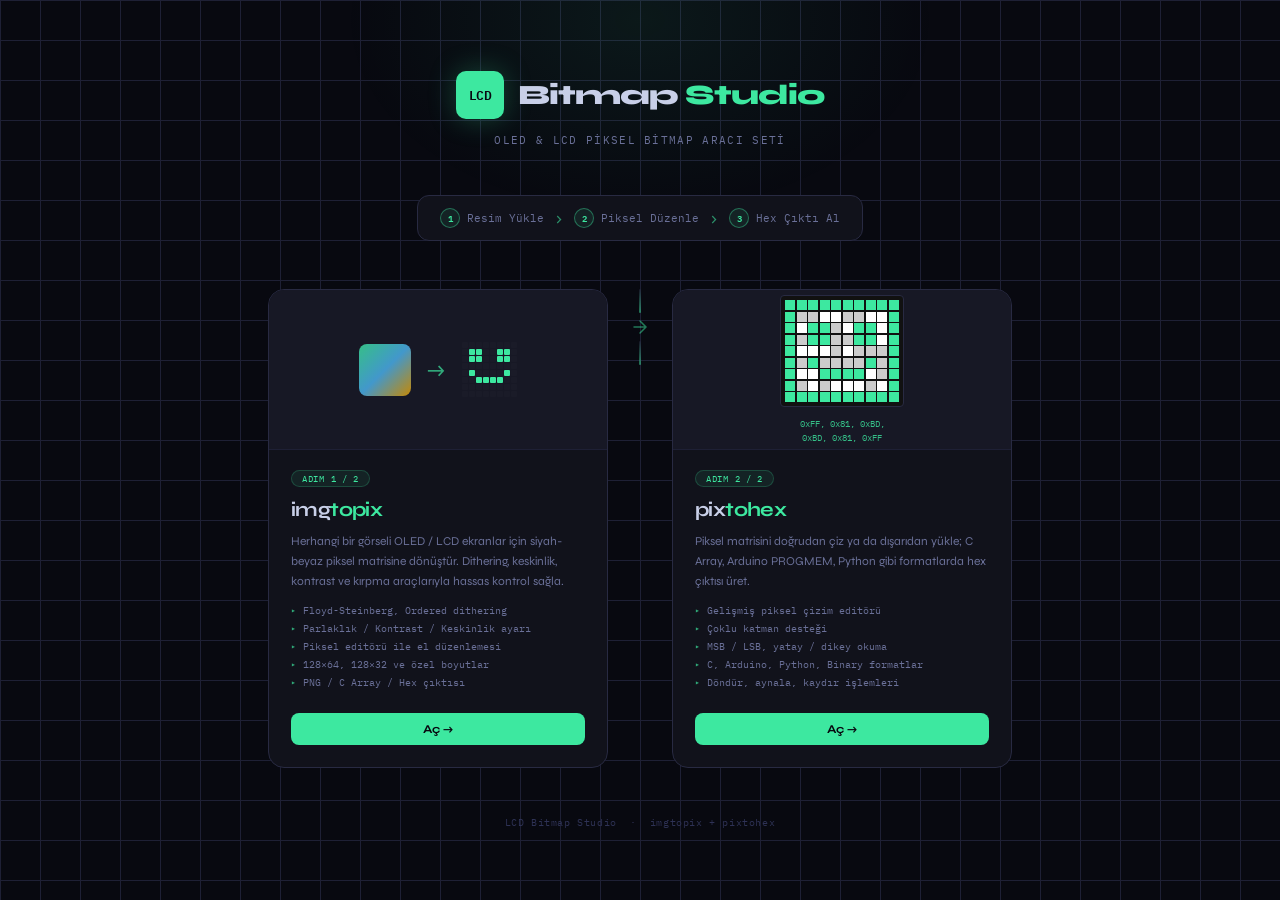
<file: index.html>
<!DOCTYPE html>
<html lang="tr">
<head>
  <meta charset="UTF-8" />
  <meta name="viewport" content="width=device-width, initial-scale=1.0" />
  <title>LCD Bitmap Studio</title>
  <link rel="preconnect" href="https://fonts.googleapis.com" />
  <link href="https://fonts.googleapis.com/css2?family=IBM+Plex+Mono:wght@300;400;600&family=Syne:wght@400;600;700;800&display=swap" rel="stylesheet" />
  <style>
    :root {
      --bg0: #080910;
      --bg1: #0d0e16;
      --bg2: #11121b;
      --bg3: #171825;
      --border: #1e2035;
      --border2: #282a42;
      --accent: #3de8a0;
      --accent2: #28c985;
      --accent-dim: rgba(61,232,160,0.08);
      --text: #c8cfe8;
      --text2: #6a7098;
      --text3: #2e3255;
      --red: #ff4d6d;
      --amber: #f0a500;
      --font-ui: 'Syne', sans-serif;
      --font-mono: 'IBM Plex Mono', monospace;
    }

    *, *::before, *::after { box-sizing: border-box; margin: 0; padding: 0; }

    html, body {
      height: 100%;
      background: var(--bg0);
      font-family: var(--font-ui);
      color: var(--text);
      overflow-x: hidden;
    }

    /* ── Arka plan grid desen ── */
    body::before {
      content: '';
      position: fixed;
      inset: 0;
      background-image:
        linear-gradient(var(--border) 1px, transparent 1px),
        linear-gradient(90deg, var(--border) 1px, transparent 1px);
      background-size: 40px 40px;
      pointer-events: none;
      z-index: 0;
    }

    /* ── Glow efekti ── */
    body::after {
      content: '';
      position: fixed;
      top: -20%;
      left: 50%;
      transform: translateX(-50%);
      width: 600px;
      height: 400px;
      background: radial-gradient(ellipse, rgba(61,232,160,0.07) 0%, transparent 70%);
      pointer-events: none;
      z-index: 0;
    }

    .page {
      position: relative;
      z-index: 1;
      min-height: 100vh;
      display: flex;
      flex-direction: column;
      align-items: center;
      justify-content: center;
      padding: 40px 20px;
      gap: 48px;
    }

    /* ── Header ── */
    .header {
      text-align: center;
      display: flex;
      flex-direction: column;
      align-items: center;
      gap: 14px;
    }

    .logo-row {
      display: flex;
      align-items: center;
      gap: 14px;
    }

    .logo-mark {
      width: 48px;
      height: 48px;
      background: var(--accent);
      border-radius: 10px;
      display: flex;
      align-items: center;
      justify-content: center;
      font-family: var(--font-mono);
      font-size: 13px;
      font-weight: 600;
      color: var(--bg0);
      letter-spacing: -0.03em;
      box-shadow: 0 0 28px rgba(61,232,160,0.25);
    }

    .logo-text {
      font-size: 28px;
      font-weight: 800;
      letter-spacing: -0.04em;
      color: var(--text);
    }

    .logo-text span { color: var(--accent); }

    .tagline {
      font-family: var(--font-mono);
      font-size: 11px;
      color: var(--text2);
      letter-spacing: 0.12em;
      text-transform: uppercase;
    }

    /* ── Workflow akış gösterimi ── */
    .workflow {
      display: flex;
      align-items: center;
      gap: 12px;
      background: var(--bg2);
      border: 1px solid var(--border2);
      border-radius: 12px;
      padding: 12px 22px;
    }

    .wf-step {
      display: flex;
      align-items: center;
      gap: 7px;
      font-family: var(--font-mono);
      font-size: 11px;
      color: var(--text2);
    }

    .wf-num {
      width: 20px;
      height: 20px;
      border-radius: 50%;
      background: var(--bg3);
      border: 1px solid var(--border2);
      display: flex;
      align-items: center;
      justify-content: center;
      font-size: 9px;
      color: var(--accent);
      font-weight: 600;
    }

    .wf-arrow {
      color: var(--accent);
      font-size: 16px;
      opacity: 0.6;
    }

    .wf-step.active .wf-num {
      background: var(--accent-dim);
      border-color: rgba(61,232,160,0.4);
    }

    /* ── Kart ızgarası ── */
    .cards {
      display: flex;
      gap: 24px;
      align-items: stretch;
      flex-wrap: wrap;
      justify-content: center;
    }

    .card {
      position: relative;
      width: 340px;
      background: var(--bg2);
      border: 1px solid var(--border2);
      border-radius: 16px;
      overflow: hidden;
      transition: border-color 0.2s, transform 0.2s, box-shadow 0.2s;
      cursor: pointer;
      text-decoration: none;
      color: inherit;
      display: flex;
      flex-direction: column;
    }

    .card:hover {
      border-color: rgba(61,232,160,0.35);
      transform: translateY(-3px);
      box-shadow: 0 16px 48px rgba(0,0,0,0.5), 0 0 24px rgba(61,232,160,0.08);
    }

    /* Kart numarası rozeti */
    .card-badge {
      position: absolute;
      top: 14px;
      right: 14px;
      font-family: var(--font-mono);
      font-size: 9px;
      color: var(--text3);
      background: var(--bg3);
      border: 1px solid var(--border);
      border-radius: 4px;
      padding: 2px 7px;
      letter-spacing: 0.1em;
    }

    /* Kart önizleme alanı */
    .card-preview {
      height: 160px;
      background: var(--bg3);
      border-bottom: 1px solid var(--border);
      display: flex;
      align-items: center;
      justify-content: center;
      position: relative;
      overflow: hidden;
    }

    /* İlk kart (imgtopix) önizleme svg */
    .preview-imgtopix {
      display: flex;
      flex-direction: column;
      align-items: center;
      gap: 12px;
    }

    .img-to-pix-demo {
      display: flex;
      align-items: center;
      gap: 16px;
    }

    .demo-img {
      width: 52px;
      height: 52px;
      background: linear-gradient(135deg, #3de8a0 0%, #4db8f5 50%, #f0a500 100%);
      border-radius: 8px;
      opacity: 0.8;
    }

    .demo-arrow-big {
      font-size: 22px;
      color: var(--accent);
      opacity: 0.7;
    }

    .demo-pix {
      display: grid;
      grid-template-columns: repeat(8, 6px);
      gap: 1px;
    }

    .demo-pix div {
      width: 6px;
      height: 6px;
      border-radius: 1px;
    }

    /* pixtohex önizleme */
    .preview-pixtohex {
      display: flex;
      flex-direction: column;
      align-items: center;
      gap: 10px;
    }

    .pix-grid-demo {
      display: grid;
      grid-template-columns: repeat(10, 10px);
      gap: 1.5px;
      background: #111;
      padding: 4px;
      border-radius: 4px;
      border: 1px solid var(--border2);
    }

    .pix-grid-demo div {
      width: 10px;
      height: 10px;
    }

    .hex-output-demo {
      font-family: var(--font-mono);
      font-size: 9px;
      color: var(--accent);
      opacity: 0.8;
      text-align: center;
      line-height: 1.5;
    }

    /* Kart içeriği */
    .card-body {
      padding: 20px 22px 22px;
      display: flex;
      flex-direction: column;
      gap: 10px;
      flex: 1;
    }

    .card-step {
      display: flex;
      align-items: center;
      gap: 8px;
    }

    .step-pill {
      background: var(--accent-dim);
      border: 1px solid rgba(61,232,160,0.2);
      border-radius: 20px;
      padding: 2px 10px;
      font-family: var(--font-mono);
      font-size: 9px;
      color: var(--accent);
      letter-spacing: 0.08em;
      white-space: nowrap;
    }

    .card-title {
      font-size: 20px;
      font-weight: 700;
      letter-spacing: -0.03em;
      color: var(--text);
    }

    .card-title span { color: var(--accent); }

    .card-desc {
      font-size: 12px;
      color: var(--text2);
      line-height: 1.65;
    }

    .card-features {
      display: flex;
      flex-direction: column;
      gap: 5px;
      margin-top: 2px;
    }

    .feat {
      display: flex;
      align-items: center;
      gap: 7px;
      font-family: var(--font-mono);
      font-size: 10px;
      color: var(--text2);
    }

    .feat::before {
      content: '▸';
      color: var(--accent);
      opacity: 0.7;
      font-size: 8px;
    }

    .card-cta {
      margin-top: auto;
      padding-top: 14px;
      display: flex;
      align-items: center;
      gap: 8px;
    }

    .btn-open {
      flex: 1;
      display: flex;
      align-items: center;
      justify-content: center;
      gap: 7px;
      background: var(--accent);
      color: var(--bg0);
      border: none;
      border-radius: 8px;
      padding: 9px 16px;
      font-family: var(--font-ui);
      font-size: 12px;
      font-weight: 700;
      cursor: pointer;
      transition: background 0.15s, box-shadow 0.15s;
      text-decoration: none;
    }

    .btn-open:hover {
      background: var(--accent2);
      box-shadow: 0 4px 16px rgba(61,232,160,0.25);
    }

    /* ── Ok bağlantısı ── */
    .connector {
      display: flex;
      flex-direction: column;
      align-items: center;
      gap: 6px;
      color: var(--text3);
    }

    .connector-line {
      width: 2px;
      height: 24px;
      background: linear-gradient(to bottom, var(--border2), var(--accent));
      opacity: 0.5;
      border-radius: 1px;
    }

    .connector svg {
      color: var(--accent);
      opacity: 0.5;
    }

    /* ── Footer ── */
    .footer {
      font-family: var(--font-mono);
      font-size: 10px;
      color: var(--text3);
      text-align: center;
      letter-spacing: 0.06em;
    }

    @media (max-width: 760px) {
      .cards { flex-direction: column; align-items: center; }
      .connector { flex-direction: row; }
      .connector-line { width: 24px; height: 2px; }
      .workflow { flex-wrap: wrap; justify-content: center; }
    }
  </style>
</head>
<body>
<div class="page">

  <!-- Header -->
  <div class="header">
    <div class="logo-row">
      <div class="logo-mark">LCD</div>
      <div class="logo-text">Bitmap <span>Studio</span></div>
    </div>
    <div class="tagline">OLED &amp; LCD piksel bitmap aracı seti</div>
  </div>

  <!-- Workflow -->
  <div class="workflow">
    <div class="wf-step active">
      <div class="wf-num">1</div>
      <span>Resim Yükle</span>
    </div>
    <div class="wf-arrow">›</div>
    <div class="wf-step active">
      <div class="wf-num">2</div>
      <span>Piksel Düzenle</span>
    </div>
    <div class="wf-arrow">›</div>
    <div class="wf-step active">
      <div class="wf-num">3</div>
      <span>Hex Çıktı Al</span>
    </div>
  </div>

  <!-- Kartlar -->
  <div class="cards">

    <!-- Kart 1: imgtopix -->
    <a class="card" href="imgtopix/index.html">
      <div class="card-badge">ADIM 1</div>
      <div class="card-preview">
        <div class="preview-imgtopix">
          <div class="img-to-pix-demo">
            <div class="demo-img"></div>
            <div class="demo-arrow-big">→</div>
            <div class="demo-pix" id="demo-pix-grid"></div>
          </div>
        </div>
      </div>
      <div class="card-body">
        <div class="card-step">
          <div class="step-pill">ADIM 1 / 2</div>
        </div>
        <div class="card-title">img<span>topix</span></div>
        <div class="card-desc">
          Herhangi bir görseli OLED / LCD ekranlar için siyah-beyaz piksel matrisine dönüştür. Dithering, keskinlik, kontrast ve kırpma araçlarıyla hassas kontrol sağla.
        </div>
        <div class="card-features">
          <div class="feat">Floyd-Steinberg, Ordered dithering</div>
          <div class="feat">Parlaklık / Kontrast / Keskinlik ayarı</div>
          <div class="feat">Piksel editörü ile el düzenlemesi</div>
          <div class="feat">128×64, 128×32 ve özel boyutlar</div>
          <div class="feat">PNG / C Array / Hex çıktısı</div>
        </div>
        <div class="card-cta">
          <div class="btn-open">Aç →</div>
        </div>
      </div>
    </a>

    <!-- Bağlantı oku -->
    <div class="connector">
      <div class="connector-line"></div>
      <svg width="16" height="16" viewBox="0 0 16 16" fill="currentColor">
        <path d="M8 2l6 6-6 6M14 8H2" stroke="currentColor" stroke-width="1.5" fill="none" stroke-linecap="round"/>
      </svg>
      <div class="connector-line"></div>
    </div>

    <!-- Kart 2: pixtohex -->
    <a class="card" href="pixtohex/index.html">
      <div class="card-badge">ADIM 2</div>
      <div class="card-preview">
        <div class="preview-pixtohex">
          <div class="pix-grid-demo" id="demo-hex-grid"></div>
          <div class="hex-output-demo">0xFF, 0x81, 0xBD,<br>0xBD, 0x81, 0xFF</div>
        </div>
      </div>
      <div class="card-body">
        <div class="card-step">
          <div class="step-pill">ADIM 2 / 2</div>
        </div>
        <div class="card-title">pix<span>tohex</span></div>
        <div class="card-desc">
          Piksel matrisini doğrudan çiz ya da dışarıdan yükle; C Array, Arduino PROGMEM, Python gibi formatlarda hex çıktısı üret.
        </div>
        <div class="card-features">
          <div class="feat">Gelişmiş piksel çizim editörü</div>
          <div class="feat">Çoklu katman desteği</div>
          <div class="feat">MSB / LSB, yatay / dikey okuma</div>
          <div class="feat">C, Arduino, Python, Binary formatlar</div>
          <div class="feat">Döndür, aynala, kaydır işlemleri</div>
        </div>
        <div class="card-cta">
          <div class="btn-open">Aç →</div>
        </div>
      </div>
    </a>

  </div>

  <!-- Footer -->
  <div class="footer">LCD Bitmap Studio &nbsp;·&nbsp; imgtopix + pixtohex</div>

</div>

<script>
  // imgtopix demo piksel grid
  (function() {
    const pattern = [
      0,0,0,0,0,0,0,0,
      0,1,1,0,0,1,1,0,
      0,1,1,0,0,1,1,0,
      0,0,0,0,0,0,0,0,
      0,1,0,0,0,0,1,0,
      0,0,1,1,1,1,0,0,
      0,0,0,0,0,0,0,0,
      0,0,0,0,0,0,0,0,
    ];
    const container = document.getElementById('demo-pix-grid');
    pattern.forEach(v => {
      const d = document.createElement('div');
      d.style.background = v ? '#3de8a0' : '#1a1b28';
      d.style.borderRadius = '1px';
      container.appendChild(d);
    });
  })();

  // pixtohex demo grid
  (function() {
    const pattern = [
      1,1,1,1,1,1,1,1,1,1,
      1,0,0,0,0,0,0,0,0,1,
      1,0,1,1,0,0,1,1,0,1,
      1,0,1,1,0,0,1,1,0,1,
      1,0,0,0,0,0,0,0,0,1,
      1,0,1,0,0,0,0,1,0,1,
      1,0,0,1,1,1,1,0,0,1,
      1,0,0,0,0,0,0,0,0,1,
      1,1,1,1,1,1,1,1,1,1,
    ];
    const container = document.getElementById('demo-hex-grid');
    pattern.forEach(v => {
      const d = document.createElement('div');
      d.style.background = v ? '#3de8a0' : (Math.random() > 0.5 ? '#ffffff' : '#cccccc');
      container.appendChild(d);
    });
  })();
</script>
</body>
</html>
</file>
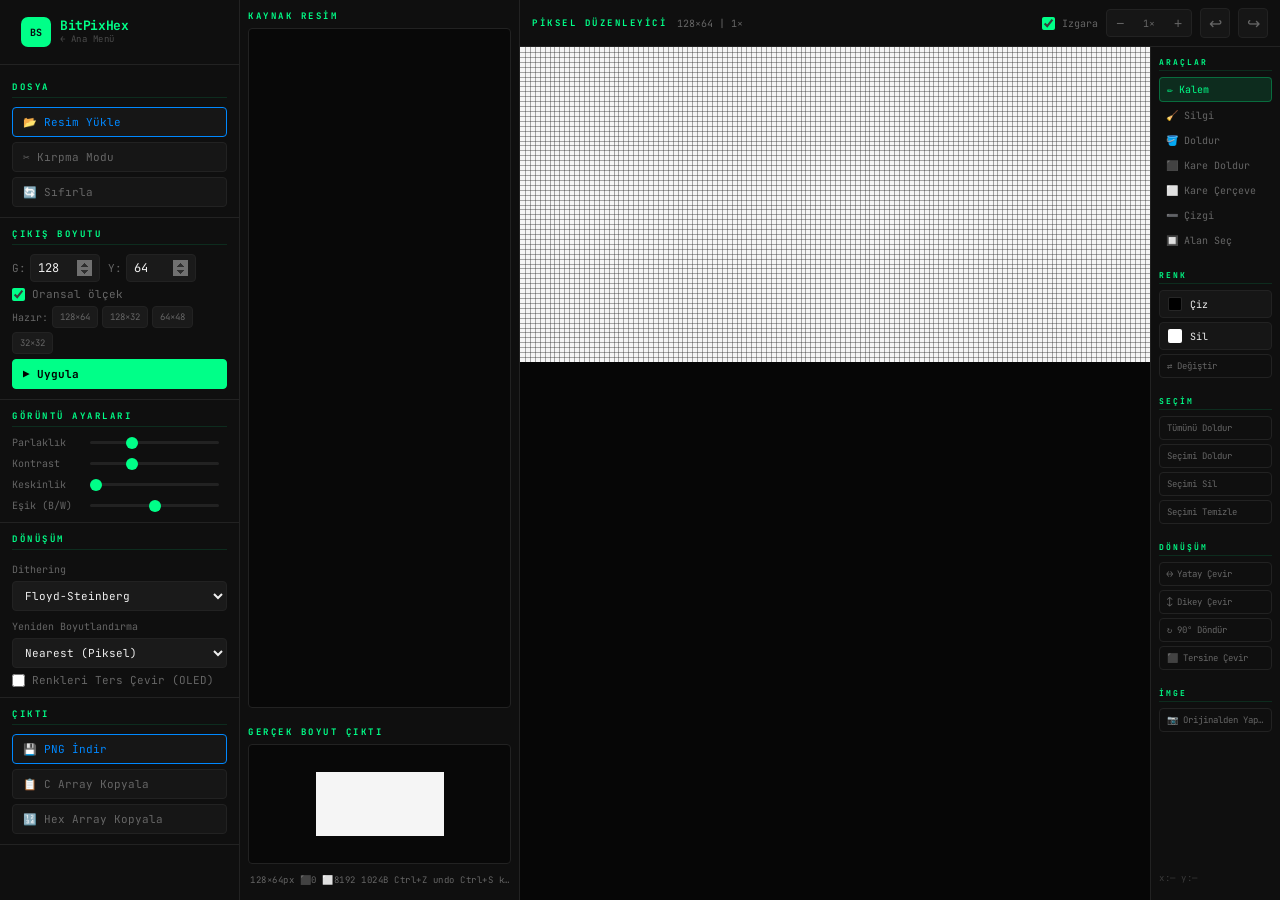
<file: imgtopix/index.html>
<!DOCTYPE html>
<html lang="tr">
<head>
  <meta charset="UTF-8" />
  <meta name="viewport" content="width=device-width, initial-scale=1.0" />
  <title>OLED Pixel Studio</title>
  <link rel="preconnect" href="https://fonts.googleapis.com" />
  <link href="https://fonts.googleapis.com/css2?family=JetBrains+Mono:wght@300;400;500;700&family=Space+Mono:wght@400;700&display=swap" rel="stylesheet" />
  <link rel="stylesheet" href="css/style.css" />
</head>
<body>

<div id="app">

  <aside id="sidebar">
    <div id="sidebar-header">
      <a href="../index.html" id="home-link" title="Ana Menüye Dön">
        <div class="home-mark">BS</div>
        <div class="home-label">
          <span class="home-name">BitPixHex</span>
          <span class="home-sub">← Ana Menü</span>
        </div>
      </a>
    </div>

    <div class="sidebar-scroll">

      <section class="panel-section">
        <div class="section-label">DOSYA</div>
        <button class="btn btn-primary" id="btn-load">📂 Resim Yükle</button>
        <input type="file" id="file-input" accept="image/*" hidden />
        <button class="btn btn-ghost" id="btn-crop-mode">✂️ Kırpma Modu</button>
        <button class="btn btn-ghost btn-danger" id="btn-reset">🔄 Sıfırla</button>
      </section>

      <section class="panel-section">
        <div class="section-label">ÇIKIŞ BOYUTU</div>
        <div class="dim-row">
          <label>G: <input type="number" id="out-w" value="128" min="1" max="256" class="dim-input" /></label>
          <label>Y: <input type="number" id="out-h" value="64" min="1" max="256" class="dim-input" /></label>
        </div>
        <label class="checkbox-row">
          <input type="checkbox" id="chk-proportional" checked />
          <span>Oransal ölçek</span>
        </label>
        <div class="preset-row">
          <span class="preset-label">Hazır:</span>
          <button class="btn-preset" data-w="128" data-h="64">128×64</button>
          <button class="btn-preset" data-w="128" data-h="32">128×32</button>
          <button class="btn-preset" data-w="64" data-h="48">64×48</button>
          <button class="btn-preset" data-w="32" data-h="32">32×32</button>
        </div>
        <button class="btn btn-accent" id="btn-apply">▶ Uygula</button>
      </section>

      <section class="panel-section">
        <div class="section-label">GÖRÜNTÜ AYARLARI</div>
        <div class="slider-group">
          <div class="slider-row">
            <span>Parlaklık</span>
            <input type="range" id="sl-brightness" min="0.1" max="3" step="0.05" value="1" />
            <span class="sl-val" id="val-brightness">1.00</span>
          </div>
          <div class="slider-row">
            <span>Kontrast</span>
            <input type="range" id="sl-contrast" min="0.1" max="3" step="0.05" value="1" />
            <span class="sl-val" id="val-contrast">1.00</span>
          </div>
          <div class="slider-row">
            <span>Keskinlik</span>
            <input type="range" id="sl-sharpness" min="0" max="10" step="0.1" value="0" />
            <span class="sl-val" id="val-sharpness">0.0</span>
          </div>
          <div class="slider-row">
            <span>Eşik (B/W)</span>
            <input type="range" id="sl-threshold" min="0" max="255" step="1" value="128" />
            <span class="sl-val" id="val-threshold">128</span>
          </div>
        </div>
      </section>

      <section class="panel-section">
        <div class="section-label">DÖNÜŞÜM</div>
        <label class="field-label">Dithering</label>
        <select id="sel-dither" class="select-input">
          <option value="floyd">Floyd-Steinberg</option>
          <option value="none">Yok (Eşik)</option>
          <option value="ordered">Ordered</option>
        </select>
        <label class="field-label">Yeniden Boyutlandırma</label>
        <select id="sel-filter" class="select-input">
          <option value="nearest">Nearest (Piksel)</option>
          <option value="bilinear">Bilinear</option>
          <option value="bicubic">Bicubic</option>
        </select>
        <label class="checkbox-row">
          <input type="checkbox" id="chk-invert" />
          <span>Renkleri Ters Çevir (OLED)</span>
        </label>
      </section>

      <section class="panel-section">
        <div class="section-label">ÇIKTI</div>
        <button class="btn btn-primary" id="btn-save-png">💾 PNG İndir</button>
        <button class="btn btn-ghost" id="btn-copy-c">📋 C Array Kopyala</button>
        <button class="btn btn-ghost" id="btn-copy-hex">🔢 Hex Array Kopyala</button>
      </section>

    </div>
  </aside>

  <main id="main-content">

    <div id="middle-panel">
      <div class="panel-title">KAYNAK RESİM</div>
      <div id="source-wrap">
        <canvas id="canvas-source"></canvas>
        <div id="crop-hint" class="hidden">Kırpma alanı seçin, ardından bırakın</div>
      </div>

      <div class="panel-title" style="margin-top:12px">GERÇEK BOYUT ÇIKTI</div>
      <div id="preview-wrap">
        <canvas id="canvas-preview"></canvas>
      </div>

      <div id="info-bar">—</div>
    </div>

    <div id="editor-panel">
      <div id="editor-topbar">
        <span class="panel-title" style="margin:0">PİKSEL DÜZENLEYİCİ</span>
        <span id="lbl-dim" class="dim-label">0×0 | 1×</span>
        <div class="topbar-controls">
          <label class="checkbox-row small">
            <input type="checkbox" id="chk-grid" checked />
            <span>Izgara</span>
          </label>
          <div class="zoom-ctrl">
            <button id="btn-zoom-out">−</button>
            <span id="lbl-zoom">1×</span>
            <button id="btn-zoom-in">+</button>
          </div>
          <button class="btn-icon" id="btn-undo" title="Geri Al (Ctrl+Z)">↩</button>
          <button class="btn-icon" id="btn-redo" title="İleri Al (Ctrl+Y)">↪</button>
        </div>
      </div>

      <div id="editor-body">
        <div id="canvas-editor-wrap">
          <canvas id="canvas-editor"></canvas>
        </div>

        <div id="tool-panel">
          <div class="tool-section-label">ARAÇLAR</div>
          <div class="tool-list" id="tool-list">
            <label class="tool-btn"><input type="radio" name="tool" value="pencil" checked /><span>✏️ Kalem</span></label>
            <label class="tool-btn"><input type="radio" name="tool" value="eraser" /><span>🧹 Silgi</span></label>
            <label class="tool-btn"><input type="radio" name="tool" value="fill" /><span>🪣 Doldur</span></label>
            <label class="tool-btn"><input type="radio" name="tool" value="rect_fill" /><span>⬛ Kare Doldur</span></label>
            <label class="tool-btn"><input type="radio" name="tool" value="rect_outline" /><span>⬜ Kare Çerçeve</span></label>
            <label class="tool-btn"><input type="radio" name="tool" value="line" /><span>➖ Çizgi</span></label>
            <label class="tool-btn"><input type="radio" name="tool" value="select" /><span>🔲 Alan Seç</span></label>
          </div>

          <div class="tool-section-label" style="margin-top:14px">RENK</div>
          <button id="btn-draw-color" class="color-btn draw-color-btn">
            <span class="color-swatch" id="swatch-draw"></span>Çiz
          </button>
          <button id="btn-erase-color" class="color-btn erase-color-btn">
            <span class="color-swatch" id="swatch-erase"></span>Sil
          </button>
          <button class="btn-small" id="btn-swap">⇄ Değiştir</button>
          <input type="color" id="picker-draw" hidden value="#000000" />
          <input type="color" id="picker-erase" hidden value="#ffffff" />

          <div class="tool-section-label" style="margin-top:14px">SEÇİM</div>
          <button class="btn-small" id="btn-fill-all">Tümünü Doldur</button>
          <button class="btn-small" id="btn-fill-sel">Seçimi Doldur</button>
          <button class="btn-small" id="btn-clear-sel">Seçimi Sil</button>
          <button class="btn-small" id="btn-deselect">Seçimi Temizle</button>

          <div class="tool-section-label" style="margin-top:14px">DÖNÜŞÜM</div>
          <button class="btn-small" id="btn-flip-h">↔ Yatay Çevir</button>
          <button class="btn-small" id="btn-flip-v">↕ Dikey Çevir</button>
          <button class="btn-small" id="btn-rotate-90">↻ 90° Döndür</button>
          <button class="btn-small" id="btn-invert-canvas">⬛ Tersine Çevir</button>

          <div class="tool-section-label" style="margin-top:14px">İMGE</div>
          <button class="btn-small" id="btn-mirror-paste">📷 Orijinalden Yapıştır</button>

          <div id="cursor-pos" class="cursor-pos">x:— y:—</div>
        </div>
      </div>
    </div>

  </main>
</div>

<div id="toast" class="toast hidden"></div>

<script src="js/core.js"></script>
<script src="js/editor.js"></script>
<script src="js/image.js"></script>
<script src="js/ui.js"></script>
<script src="js/main.js"></script>
</body>
</html>
</file>
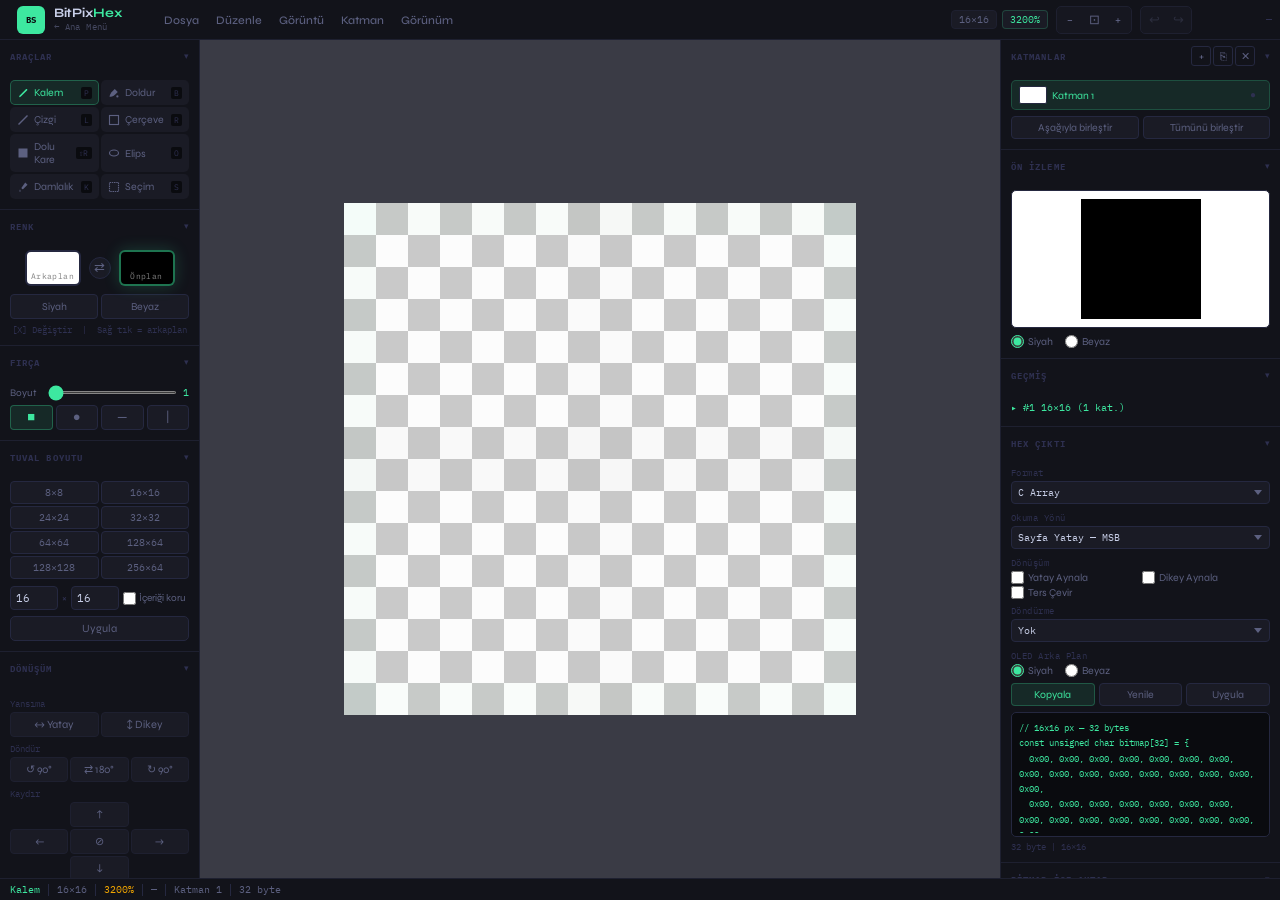
<file: pixtohex/index.html>
<!DOCTYPE html>
<html lang="tr">
<head>
<meta charset="UTF-8">
<meta name="viewport" content="width=device-width, initial-scale=1.0">
<title>PixelForge Pro</title>
<link rel="preconnect" href="https://fonts.googleapis.com">
<link href="https://fonts.googleapis.com/css2?family=IBM+Plex+Mono:wght@300;400;500;600&family=Syne:wght@400;500;600;700;800&display=swap" rel="stylesheet">
<link rel="stylesheet" href="style.css">
</head>
<body>
<div id="app">

  <header id="topbar">
    <a href="../index.html" id="logo" title="Ana Menüye Dön">
      <div class="logo-mark">BS</div>
      <div class="logo-text-wrap">
        <span class="logo-brand">BitPix<strong>Hex</strong></span>
        <span class="logo-back">← Ana Menü</span>
      </div>
    </a>

    <nav id="menubar">
      <div class="menu-item" data-menu="file">
        <span>Dosya</span>
        <div class="dropdown">
          <button data-action="new">Yeni Tuval <kbd>Ctrl+N</kbd></button>
          <button data-action="load-png">PNG / BMP Yükle</button>
          <div class="sep"></div>
          <button data-action="save-png">PNG Kaydet <kbd>Ctrl+S</kbd></button>
          <button data-action="save-bmp">BMP Kaydet</button>
          <div class="sep"></div>
          <button data-action="full-reset">Sıfırla</button>
        </div>
      </div>
      <div class="menu-item" data-menu="edit">
        <span>Düzenle</span>
        <div class="dropdown">
          <button data-action="undo">Geri Al <kbd>Ctrl+Z</kbd></button>
          <button data-action="redo">Yinele <kbd>Ctrl+Y</kbd></button>
          <div class="sep"></div>
          <button data-action="copy">Kopyala <kbd>Ctrl+C</kbd></button>
          <button data-action="cut">Kes <kbd>Ctrl+X</kbd></button>
          <button data-action="paste">Yapıştır <kbd>Ctrl+V</kbd></button>
          <div class="sep"></div>
          <button data-action="clear">Tuvali Temizle <kbd>Del</kbd></button>
        </div>
      </div>
      <div class="menu-item" data-menu="image">
        <span>Görüntü</span>
        <div class="dropdown">
          <button data-action="flip-h">Yatay Aynala</button>
          <button data-action="flip-v">Dikey Aynala</button>
          <button data-action="invert">Renkleri Ters Çevir <kbd>I</kbd></button>
          <div class="sep"></div>
          <button data-action="rotate-cw">90° Saat Yönü</button>
          <button data-action="rotate-180">180° Döndür</button>
          <button data-action="rotate-ccw">90° Saat Yönü Tersi</button>
          <div class="sep"></div>
          <button data-action="shift-up">Yukarı Kaydır</button>
          <button data-action="shift-down">Aşağı Kaydır</button>
          <button data-action="shift-left">Sola Kaydır</button>
          <button data-action="shift-right">Sağa Kaydır</button>
        </div>
      </div>
      <div class="menu-item" data-menu="layer">
        <span>Katman</span>
        <div class="dropdown">
          <button data-action="layer-add">Yeni Katman <kbd>Shift+N</kbd></button>
          <button data-action="layer-dup">Katmanı Çoğalt</button>
          <button data-action="layer-del">Katmanı Sil</button>
          <div class="sep"></div>
          <button data-action="layer-merge-down">Aşağıyla Birleştir</button>
          <button data-action="layer-merge-all">Tüm Katmanları Birleştir</button>
          <div class="sep"></div>
          <button data-action="layer-up">Katmanı Yukarı Taşı</button>
          <button data-action="layer-down">Katmanı Aşağı Taşı</button>
        </div>
      </div>
      <div class="menu-item" data-menu="view">
        <span>Görünüm</span>
        <div class="dropdown">
          <button data-action="toggle-grid">Grid Göster/Gizle <kbd>G</kbd></button>
          <button data-action="zoom-fit">Ekrana Sığdır <kbd>F</kbd></button>
          <button data-action="zoom-reset">Gerçek Boyut <kbd>0</kbd></button>
          <div class="sep"></div>
          <button data-action="toggle-left-panel">Sol Paneli Gizle/Göster</button>
          <button data-action="toggle-right-panel">Sağ Paneli Gizle/Göster</button>
        </div>
      </div>
    </nav>

    <div id="topbar-right">
      <div id="tb-info">
        <span id="size-label" class="chip">16×16</span>
        <span id="zoom-chip" class="chip accent-chip">100%</span>
      </div>
      <div id="zoom-ctrl">
        <button id="zoom-out-btn" title="Uzaklaştır [−]">−</button>
        <button id="zoom-fit-btn" title="Ekrana Sığdır [F]">⊡</button>
        <button id="zoom-in-btn" title="Yakınlaştır [+]">+</button>
      </div>
      <div id="undo-redo-ctrl">
        <button id="undo-btn" disabled title="Geri Al [Ctrl+Z]">↩</button>
        <button id="redo-btn" disabled title="Yinele [Ctrl+Y]">↪</button>
      </div>
      <span id="coord-display">—</span>
    </div>
  </header>

  <div id="workspace">

    <aside id="left-panel">
      <div class="panel-scroll">

        <div class="panel-group" id="pg-tools">
          <div class="pg-header" data-group="pg-tools">
            <span class="pg-title">ARAÇLAR</span>
            <span class="pg-chevron">▾</span>
          </div>
          <div class="pg-body">
            <div id="toolbox">
              <button class="tool-btn active" data-tool="pencil" title="Kalem [P]">
                <svg viewBox="0 0 16 16" fill="currentColor"><path d="M12.2 2.8a1 1 0 011.4 1.4L4.8 13.1l-2 .5.5-2 8.9-8.8z"/></svg>
                <span>Kalem</span><kbd>P</kbd>
              </button>
              <button class="tool-btn" data-tool="fill" title="Doldur [B]">
                <svg viewBox="0 0 16 16" fill="currentColor"><path d="M2 13s0-3.5 4-7.5l3-3 4 4-3 3c-4 4-8 3.5-8 3.5z"/><circle cx="12.5" cy="12.5" r="1.5"/></svg>
                <span>Doldur</span><kbd>B</kbd>
              </button>
              <button class="tool-btn" data-tool="line" title="Çizgi [L]">
                <svg viewBox="0 0 16 16" fill="none" stroke="currentColor" stroke-width="2"><line x1="2" y1="14" x2="14" y2="2"/></svg>
                <span>Çizgi</span><kbd>L</kbd>
              </button>
              <button class="tool-btn" data-tool="rect-outline" title="Çerçeve [R]">
                <svg viewBox="0 0 16 16" fill="none" stroke="currentColor" stroke-width="1.5"><rect x="2" y="2" width="12" height="12"/></svg>
                <span>Çerçeve</span><kbd>R</kbd>
              </button>
              <button class="tool-btn" data-tool="rect-fill" title="Dolu Kare [⇧R]">
                <svg viewBox="0 0 16 16" fill="currentColor"><rect x="2" y="2" width="12" height="12"/></svg>
                <span>Dolu Kare</span><kbd>⇧R</kbd>
              </button>
              <button class="tool-btn" data-tool="ellipse" title="Elips [O]">
                <svg viewBox="0 0 16 16" fill="none" stroke="currentColor" stroke-width="1.5"><ellipse cx="8" cy="8" rx="6" ry="4"/></svg>
                <span>Elips</span><kbd>O</kbd>
              </button>
              <button class="tool-btn" data-tool="eyedropper" title="Damlalık [K]">
                <svg viewBox="0 0 16 16" fill="currentColor"><path d="M11 2l3 3-6 6-1.5-.5-.5-1.5 5-7z"/><path d="M4 11l1 3H3l1-3z"/></svg>
                <span>Damlalık</span><kbd>K</kbd>
              </button>
              <button class="tool-btn" data-tool="select" title="Seçim [S]">
                <svg viewBox="0 0 16 16" fill="none" stroke="currentColor" stroke-width="1.5" stroke-dasharray="2,1"><rect x="2" y="2" width="12" height="12"/></svg>
                <span>Seçim</span><kbd>S</kbd>
              </button>
            </div>
          </div>
        </div>

        <div class="panel-group" id="pg-color">
          <div class="pg-header" data-group="pg-color">
            <span class="pg-title">RENK</span>
            <span class="pg-chevron">▾</span>
          </div>
          <div class="pg-body">
            <div id="color-area">
              <div id="color-swatches">
                <div id="swatch-bg" class="swatch" title="Arka plan rengi (sağ tık ile çiz)">
                  <span class="swatch-label">Arkaplan</span>
                </div>
                <div id="swap-colors-btn" title="Renkleri Değiştir [X]">⇄</div>
                <div id="swatch-fg" class="swatch active" title="Ön plan rengi (sol tık ile çiz)">
                  <span class="swatch-label">Önplan</span>
                </div>
              </div>
              <div id="color-btns">
                <button class="color-select-btn" data-color="black" title="Siyah Seç">Siyah</button>
                <button class="color-select-btn" data-color="white" title="Beyaz Seç">Beyaz</button>
              </div>
              <div id="color-hint">[X] Değiştir &nbsp;|&nbsp; Sağ tık = arkaplan</div>
            </div>
          </div>
        </div>

        <div class="panel-group" id="pg-brush">
          <div class="pg-header" data-group="pg-brush">
            <span class="pg-title">FIRÇA</span>
            <span class="pg-chevron">▾</span>
          </div>
          <div class="pg-body">
            <div class="slider-row">
              <label>Boyut</label>
              <input type="range" id="brush-size" min="1" max="32" value="1">
              <span id="brush-size-val">1</span>
            </div>
            <div id="brush-shapes">
              <button class="shape-btn active" data-shape="square" title="Kare fırça">■</button>
              <button class="shape-btn" data-shape="circle" title="Daire fırça">●</button>
              <button class="shape-btn" data-shape="h-line" title="Yatay çizgi">—</button>
              <button class="shape-btn" data-shape="v-line" title="Dikey çizgi">|</button>
            </div>
          </div>
        </div>

        <div class="panel-group" id="pg-canvas">
          <div class="pg-header" data-group="pg-canvas">
            <span class="pg-title">TUVAL BOYUTU</span>
            <span class="pg-chevron">▾</span>
          </div>
          <div class="pg-body">
            <div class="preset-grid">
              <button class="preset-btn" data-w="8" data-h="8">8×8</button>
              <button class="preset-btn" data-w="16" data-h="16">16×16</button>
              <button class="preset-btn" data-w="24" data-h="24">24×24</button>
              <button class="preset-btn" data-w="32" data-h="32">32×32</button>
              <button class="preset-btn" data-w="64" data-h="64">64×64</button>
              <button class="preset-btn" data-w="128" data-h="64">128×64</button>
              <button class="preset-btn" data-w="128" data-h="128">128×128</button>
              <button class="preset-btn" data-w="256" data-h="64">256×64</button>
            </div>
            <div class="size-custom-row">
              <input type="number" id="canvas-w" value="16" min="1" max="512" title="Genişlik">
              <span>×</span>
              <input type="number" id="canvas-h" value="16" min="1" max="512" title="Yükseklik">
              <label class="check-compact"><input type="checkbox" id="keep-content"> İçeriği koru</label>
            </div>
            <button class="full-btn" id="apply-size">Uygula</button>
          </div>
        </div>

        <div class="panel-group" id="pg-transform">
          <div class="pg-header" data-group="pg-transform">
            <span class="pg-title">DÖNÜŞÜM</span>
            <span class="pg-chevron">▾</span>
          </div>
          <div class="pg-body">
            <div class="tr-label">Yansıma</div>
            <div class="btn-grid-2">
              <button class="tr-btn" data-action="flip-h">↔ Yatay</button>
              <button class="tr-btn" data-action="flip-v">↕ Dikey</button>
            </div>
            <div class="tr-label">Döndür</div>
            <div class="btn-grid-3">
              <button class="tr-btn" data-action="rotate-ccw">↺ 90°</button>
              <button class="tr-btn" data-action="rotate-180">⇄ 180°</button>
              <button class="tr-btn" data-action="rotate-cw">↻ 90°</button>
            </div>
            <div class="tr-label">Kaydır</div>
            <div class="shift-grid">
              <div></div>
              <button class="tr-btn" data-action="shift-up">↑</button>
              <div></div>
              <button class="tr-btn" data-action="shift-left">←</button>
              <button class="tr-btn" data-action="invert">⊘</button>
              <button class="tr-btn" data-action="shift-right">→</button>
              <div></div>
              <button class="tr-btn" data-action="shift-down">↓</button>
              <div></div>
            </div>
          </div>
        </div>

        <div class="panel-group" id="pg-shortcuts">
          <div class="pg-header" data-group="pg-shortcuts">
            <span class="pg-title">KISAYOLLAR</span>
            <span class="pg-chevron">▾</span>
          </div>
          <div class="pg-body collapsed-by-default" id="pg-shortcuts-body">
            <div class="shortcut-group">
              <div class="sc-cat">Araçlar</div>
              <div class="sc-row"><kbd>P</kbd><span>Kalem</span></div>
              <div class="sc-row"><kbd>B</kbd><span>Doldur</span></div>
              <div class="sc-row"><kbd>L</kbd><span>Çizgi</span></div>
              <div class="sc-row"><kbd>R</kbd><span>Çerçeve</span></div>
              <div class="sc-row"><kbd>⇧R</kbd><span>Dolu kare</span></div>
              <div class="sc-row"><kbd>O</kbd><span>Elips</span></div>
              <div class="sc-row"><kbd>K</kbd><span>Damlalık</span></div>
              <div class="sc-row"><kbd>S</kbd><span>Seçim</span></div>
            </div>
            <div class="shortcut-group">
              <div class="sc-cat">Görünüm</div>
              <div class="sc-row"><kbd>G</kbd><span>Grid göster/gizle</span></div>
              <div class="sc-row"><kbd>F</kbd><span>Ekrana sığdır</span></div>
              <div class="sc-row"><kbd>0</kbd><span>Gerçek boyut</span></div>
              <div class="sc-row"><kbd>+/−</kbd><span>Yakın/uzaklaştır</span></div>
              <div class="sc-row"><kbd>Boşluk+Sürükle</kbd><span>Pan</span></div>
              <div class="sc-row"><kbd>Orta Tık</kbd><span>Pan</span></div>
              <div class="sc-row"><kbd>Kaydır</kbd><span>Zoom</span></div>
            </div>
            <div class="shortcut-group">
              <div class="sc-cat">Düzenle</div>
              <div class="sc-row"><kbd>Ctrl+Z</kbd><span>Geri al</span></div>
              <div class="sc-row"><kbd>Ctrl+Y</kbd><span>Yinele</span></div>
              <div class="sc-row"><kbd>Ctrl+C</kbd><span>Kopyala</span></div>
              <div class="sc-row"><kbd>Ctrl+X</kbd><span>Kes</span></div>
              <div class="sc-row"><kbd>Ctrl+V</kbd><span>Yapıştır</span></div>
              <div class="sc-row"><kbd>X</kbd><span>Renkleri değiştir</span></div>
              <div class="sc-row"><kbd>Del</kbd><span>Tuvali temizle</span></div>
              <div class="sc-row"><kbd>Esc</kbd><span>Seçimi iptal et</span></div>
            </div>
            <div class="shortcut-group">
              <div class="sc-cat">Katman</div>
              <div class="sc-row"><kbd>⇧N</kbd><span>Yeni katman</span></div>
              <div class="sc-row"><kbd>⇧↑</kbd><span>Katmanı yukarı</span></div>
              <div class="sc-row"><kbd>⇧↓</kbd><span>Katmanı aşağı</span></div>
            </div>
          </div>
        </div>

      </div>
    </aside>

    <div id="canvas-area">
      <div id="canvas-container">
        <canvas id="main-canvas"></canvas>
        <canvas id="overlay-canvas"></canvas>
        <canvas id="select-canvas"></canvas>
      </div>
      <div id="drop-hint">Resim sürükleyin veya yapıştırın</div>
    </div>

    <aside id="right-panel">
      <div class="panel-scroll">

        <div class="panel-group" id="pg-layers">
          <div class="pg-header" data-group="pg-layers">
            <span class="pg-title">KATMANLAR</span>
            <div class="pg-header-actions">
              <button class="hdr-btn" data-action="layer-add" title="Yeni katman [⇧N]">+</button>
              <button class="hdr-btn" data-action="layer-dup" title="Çoğalt">⎘</button>
              <button class="hdr-btn danger" data-action="layer-del" title="Sil">✕</button>
            </div>
            <span class="pg-chevron">▾</span>
          </div>
          <div class="pg-body" id="layer-list-wrap">
            <div id="layer-list"></div>
            <div class="layer-footer">
              <button class="sm-btn" data-action="layer-merge-down">Aşağıyla birleştir</button>
              <button class="sm-btn" data-action="layer-merge-all">Tümünü birleştir</button>
            </div>
          </div>
        </div>

        <div class="panel-group" id="pg-preview">
          <div class="pg-header" data-group="pg-preview">
            <span class="pg-title">ÖN İZLEME</span>
            <span class="pg-chevron">▾</span>
          </div>
          <div class="pg-body">
            <div id="preview-wrap">
              <canvas id="preview-canvas"></canvas>
            </div>
            <div class="radio-row">
              <label><input type="radio" name="prev-bg" value="black" checked> Siyah</label>
              <label><input type="radio" name="prev-bg" value="white"> Beyaz</label>
            </div>
          </div>
        </div>

        <div class="panel-group" id="pg-history">
          <div class="pg-header" data-group="pg-history">
            <span class="pg-title">GEÇMİŞ</span>
            <span class="pg-chevron">▾</span>
          </div>
          <div class="pg-body">
            <div id="history-list"></div>
          </div>
        </div>

        <div class="panel-group" id="pg-hex">
          <div class="pg-header" data-group="pg-hex">
            <span class="pg-title">HEX ÇIKTI</span>
            <span class="pg-chevron">▾</span>
          </div>
          <div class="pg-body">
            <div class="hex-opts">
              <div class="field-label">Format</div>
              <select id="hex-format">
                <option value="c-array">C Array</option>
                <option value="arduino">Arduino PROGMEM</option>
                <option value="plain">Plain Hex</option>
                <option value="py-int">Python (int)</option>
                <option value="py-hex">Python (hex)</option>
                <option value="binary">Binary</option>
              </select>
              <div class="field-label" style="margin-top:6px">Okuma Yönü</div>
              <select id="read-mode">
                <option value="h-msb">Yatay — MSB</option>
                <option value="h-lsb">Yatay — LSB</option>
                <option value="v-msb">Dikey — MSB</option>
                <option value="v-lsb">Dikey — LSB</option>
                <option value="page-h-msb" selected>Sayfa Yatay — MSB</option>
                <option value="page-h-lsb">Sayfa Yatay — LSB</option>
                <option value="page-v-msb">Sayfa Dikey — MSB</option>
                <option value="page-v-lsb">Sayfa Dikey — LSB</option>
              </select>
              <div class="field-label" style="margin-top:6px">Dönüşüm</div>
              <div class="check-grid">
                <label class="checkbox-row"><input type="checkbox" id="out-flip-h"> Yatay Aynala</label>
                <label class="checkbox-row"><input type="checkbox" id="out-flip-v"> Dikey Aynala</label>
                <label class="checkbox-row"><input type="checkbox" id="out-invert"> Ters Çevir</label>
              </div>
              <div class="field-label" style="margin-top:6px">Döndürme</div>
              <select id="out-rotation">
                <option value="0">Yok</option>
                <option value="90cw">90° Saat Yönü</option>
                <option value="180">180°</option>
                <option value="90ccw">90° Ters</option>
              </select>
              <div class="field-label" style="margin-top:6px">OLED Arka Plan</div>
              <div class="radio-row">
                <label><input type="radio" name="oled-bg" value="black" checked> Siyah</label>
                <label><input type="radio" name="oled-bg" value="white"> Beyaz</label>
              </div>
            </div>
            <div class="hex-actions">
              <button class="sm-btn accent-btn" id="hex-copy">Kopyala</button>
              <button class="sm-btn" id="hex-refresh">Yenile</button>
              <button class="sm-btn" id="hex-apply">Uygula</button>
            </div>
            <div id="hex-editor-wrap">
              <textarea id="hex-editor" spellcheck="false" autocomplete="off" placeholder="Hex çıktısı burada görünecek..."></textarea>
            </div>
            <div id="hex-footer">
              <span id="hex-byte-count">0 byte</span>
              <span id="hex-status"></span>
            </div>
          </div>
        </div>

        <div class="panel-group" id="pg-import" style="">
          <div class="pg-header" data-group="pg-import">
            <span class="pg-title">BİTMAP İÇE AKTAR</span>
            <span class="pg-chevron">▾</span>
          </div>
          <div class="pg-body" id="pg-import-body">

            <div class="imp-row">
              <div class="field-label">Genişlik (W)</div>
              <div class="imp-size-row">
                <input type="number" id="imp-w" value="128" min="1" max="512" class="imp-num">
                <span class="imp-x">×</span>
                <input type="number" id="imp-h" value="64" min="1" max="512" class="imp-num">
                <span class="field-label" style="margin:0">Y</span>
                <button class="sm-btn" id="imp-auto-size" title="Byte sayısından boyutu otomatik tahmin et">Otomatik</button>
              </div>
            </div>

            <div class="field-label" style="margin-top:6px">Okuma Yönü</div>
            <select id="imp-read-mode" class="imp-select">
              <option value="h-msb">Yatay — MSB (SSD1306 standart)</option>
              <option value="h-lsb">Yatay — LSB</option>
              <option value="v-msb">Dikey — MSB</option>
              <option value="v-lsb">Dikey — LSB</option>
              <option value="page-h-msb" selected>Sayfa Yatay — MSB (Adafruit GFX)</option>
              <option value="page-h-lsb">Sayfa Yatay — LSB</option>
              <option value="page-v-msb">Sayfa Dikey — MSB</option>
              <option value="page-v-lsb">Sayfa Dikey — LSB</option>
            </select>

            <div class="field-label" style="margin-top:6px">Ters Çevir</div>
            <label class="checkbox-row"><input type="checkbox" id="imp-invert"> Bitleri ters çevir (beyaz/siyah)</label>

            <div class="field-label" style="margin-top:8px">Hex / C Array Kodu</div>
            <textarea id="imp-code" class="imp-textarea" spellcheck="false"
              placeholder="Buraya yapıştır:&#10;• static const unsigned char PROGMEM logo[] = {...};&#10;• const uint8_t bmp[] = {0xFF, 0x00, ...};&#10;• 0xFF, 0xA0, 0x3C ...&#10;• FF A0 3C ..."></textarea>

            <div id="imp-info" class="imp-info">—</div>

            <div class="field-label" style="margin-top:8px">Canlı Önizleme</div>
            <div id="imp-preview-wrap">
              <canvas id="imp-preview-canvas"></canvas>
            </div>

            <div class="imp-actions">
              <button class="sm-btn accent-btn" id="imp-try-all" title="Tüm okuma yönlerini dene ve en iyi görüneni göster">🔍 Tüm Yönleri Dene</button>
              <button class="sm-btn accent-btn" id="imp-apply-btn">✔ Tuvale Uygula</button>
            </div>

            <div id="imp-tryall-wrap" class="imp-tryall-wrap hidden">
              <div class="field-label">Tüm Okuma Yönleri Karşılaştırması</div>
              <div id="imp-tryall-grid" class="imp-tryall-grid"></div>
            </div>

          </div>
        </div>

        <div class="panel-group" id="pg-store">
          <div class="pg-header" data-group="pg-store">
            <span class="pg-title">DEPOLAMA</span>
            <div class="pg-header-actions">
              <button class="hdr-btn accent-hdr" id="store-btn" title="Depola ve temizle">+</button>
              <button class="hdr-btn" id="store-view-btn" title="Görüntüle">↗</button>
            </div>
            <span class="pg-chevron">▾</span>
          </div>
          <div class="pg-body">
            <div id="store-count" class="store-meta">0 kayıt</div>
            <div id="store-list"></div>
          </div>
        </div>

      </div>
    </aside>

  </div>

  <div id="statusbar">
    <span id="status-tool">Kalem</span>
    <div class="sb-sep"></div>
    <span id="status-size">16×16</span>
    <div class="sb-sep"></div>
    <span id="status-zoom">100%</span>
    <div class="sb-sep"></div>
    <span id="status-pos">—</span>
    <div class="sb-sep"></div>
    <span id="status-layer">Katman 1</span>
    <div class="sb-sep"></div>
    <span id="status-bytes">—</span>
    <span id="status-msg"></span>
  </div>

</div>

<div id="modal-overlay" class="hidden">
  <div id="modal-box">
    <div id="modal-title"></div>
    <div id="modal-body"></div>
    <div id="modal-actions">
      <button id="modal-cancel" class="modal-btn">İptal</button>
      <button id="modal-ok" class="modal-btn accent-btn">Tamam</button>
    </div>
  </div>
</div>

<div id="store-modal" class="hidden">
  <div id="store-modal-box">
    <div id="store-modal-header">
      <span>Depolanan Kodlar</span>
      <button id="store-modal-close">✕</button>
    </div>
    <div id="store-modal-body"></div>
    <div id="store-modal-footer">
      <button class="modal-btn accent-btn" id="store-copy-all">Tümünü Kopyala</button>
      <button class="modal-btn danger-btn" id="store-clear-all">Tümünü Sil</button>
      <button class="modal-btn" id="store-modal-close2">Kapat</button>
    </div>
  </div>
</div>

<input type="file" id="file-input" accept=".png,.bmp,.jpg,.jpeg" style="display:none">

<script src="app.js"></script>
</body>
</html>
</file>
<file: imgtopix/css/style.css>
*, *::before, *::after { box-sizing: border-box; margin: 0; padding: 0; }

:root {
  --bg-base: #080808;
  --bg-panel: #0f0f0f;
  --bg-card: #161616;
  --bg-input: #1a1a1a;
  --border: #222222;
  --border-hover: #333333;
  --accent: #00ff88;
  --accent2: #0088ff;
  --accent-dim: rgba(0,255,136,0.12);
  --danger: #ff4444;
  --text-pri: #eeeeee;
  --text-sec: #666666;
  --text-dim: #3a3a3a;
  --font-mono: 'JetBrains Mono', 'Space Mono', monospace;
  --sidebar-w: 240px;
  --middle-w: 280px;
  --radius: 4px;
  --transition: 0.15s ease;
}

html, body { height: 100%; overflow: hidden; background: var(--bg-base); }

body {
  font-family: var(--font-mono);
  color: var(--text-pri);
  font-size: 11px;
  -webkit-font-smoothing: antialiased;
}

#app {
  display: flex;
  height: 100vh;
  overflow: hidden;
}

aside#sidebar {
  width: var(--sidebar-w);
  min-width: var(--sidebar-w);
  background: var(--bg-panel);
  border-right: 1px solid var(--border);
  display: flex;
  flex-direction: column;
  height: 100vh;
  overflow: hidden;
}

#sidebar-header {
  padding: 10px 12px;
  border-bottom: 1px solid var(--border);
  flex-shrink: 0;
}

#home-link {
  display: flex;
  align-items: center;
  gap: 9px;
  text-decoration: none;
  padding: 6px 8px;
  border-radius: 8px;
  border: 1px solid transparent;
  transition: background 0.15s, border-color 0.15s;
  cursor: pointer;
}
#home-link:hover {
  background: rgba(61,232,160,0.07);
  border-color: rgba(61,232,160,0.25);
}

.home-mark {
  width: 30px;
  height: 30px;
  background: var(--accent);
  border-radius: 7px;
  display: flex;
  align-items: center;
  justify-content: center;
  font-size: 10px;
  font-weight: 700;
  color: #080910;
  font-family: var(--font-mono, monospace);
  flex-shrink: 0;
}

.home-label {
  display: flex;
  flex-direction: column;
  gap: 1px;
}

.home-name {
  font-size: 13px;
  font-weight: 700;
  color: var(--accent);
  letter-spacing: -0.03em;
  line-height: 1;
}

.home-sub {
  font-size: 9px;
  color: var(--text-sec);
  letter-spacing: 0.05em;
  font-weight: 400;
  opacity: 0.7;
  transition: opacity 0.15s;
}
#home-link:hover .home-sub { opacity: 1; color: var(--accent); }

.logo-oled { display: none; }
.logo-sub  { display: none; }

.sidebar-scroll {
  flex: 1;
  overflow-y: auto;
  overflow-x: hidden;
  padding: 6px 0 16px;
  scrollbar-width: thin;
  scrollbar-color: var(--border) transparent;
}

.sidebar-scroll::-webkit-scrollbar { width: 4px; }
.sidebar-scroll::-webkit-scrollbar-thumb { background: var(--border); border-radius: 2px; }

.panel-section {
  padding: 10px 12px;
  border-bottom: 1px solid var(--border);
  display: flex;
  flex-direction: column;
  gap: 5px;
}

.section-label {
  font-size: 9px;
  letter-spacing: 2.5px;
  color: var(--accent);
  font-weight: 700;
  margin-bottom: 4px;
  padding-bottom: 4px;
  border-bottom: 1px solid var(--accent-dim);
}

.btn {
  display: block;
  width: 100%;
  padding: 7px 10px;
  border: 1px solid var(--border);
  border-radius: var(--radius);
  background: var(--bg-card);
  color: var(--text-pri);
  font-family: var(--font-mono);
  font-size: 11px;
  cursor: pointer;
  text-align: left;
  transition: border-color var(--transition), background var(--transition);
  white-space: nowrap;
  overflow: hidden;
  text-overflow: ellipsis;
}

.btn:hover { border-color: var(--border-hover); background: #1e1e1e; }
.btn:active { transform: translateY(1px); }

.btn-primary {
  border-color: var(--accent2);
  color: var(--accent2);
}
.btn-primary:hover { background: rgba(0,136,255,0.1); border-color: #33aaff; }

.btn-accent {
  border-color: var(--accent);
  color: #000;
  background: var(--accent);
  font-weight: 700;
}
.btn-accent:hover { background: #33ffaa; border-color: #33ffaa; }

.btn-ghost { color: var(--text-sec); }
.btn-danger:hover { border-color: var(--danger); color: var(--danger); }

.dim-row {
  display: flex;
  gap: 8px;
}

.dim-row label {
  display: flex;
  align-items: center;
  gap: 4px;
  color: var(--text-sec);
  font-size: 11px;
}

.dim-input {
  width: 70px;
  padding: 5px 7px;
  background: var(--bg-input);
  border: 1px solid var(--border);
  border-radius: var(--radius);
  color: var(--text-pri);
  font-family: var(--font-mono);
  font-size: 12px;
}

.dim-input:focus { outline: none; border-color: var(--accent); }

.preset-row {
  display: flex;
  align-items: center;
  gap: 4px;
  flex-wrap: wrap;
}

.preset-label { color: var(--text-sec); font-size: 10px; }

.btn-preset {
  padding: 4px 7px;
  background: var(--bg-input);
  border: 1px solid var(--border);
  border-radius: var(--radius);
  color: var(--text-sec);
  font-family: var(--font-mono);
  font-size: 9px;
  cursor: pointer;
  transition: all var(--transition);
}
.btn-preset:hover { border-color: var(--accent); color: var(--accent); }

.checkbox-row {
  display: flex;
  align-items: center;
  gap: 7px;
  cursor: pointer;
  color: var(--text-sec);
  user-select: none;
}
.checkbox-row input[type="checkbox"] { accent-color: var(--accent); }
.checkbox-row.small { font-size: 10px; }

.slider-group { display: flex; flex-direction: column; gap: 8px; }

.slider-row {
  display: grid;
  grid-template-columns: 72px 1fr 38px;
  align-items: center;
  gap: 6px;
}

.slider-row span:first-child { color: var(--text-sec); font-size: 10px; }

.slider-row input[type="range"] {
  -webkit-appearance: none;
  appearance: none;
  height: 3px;
  background: var(--border);
  border-radius: 2px;
  outline: none;
  cursor: pointer;
}
.slider-row input[type="range"]::-webkit-slider-thumb {
  -webkit-appearance: none;
  width: 12px; height: 12px;
  border-radius: 50%;
  background: var(--accent);
  cursor: pointer;
}
.slider-row input[type="range"]::-moz-range-thumb {
  width: 12px; height: 12px;
  border-radius: 50%;
  background: var(--accent);
  cursor: pointer;
  border: none;
}

.sl-val {
  color: var(--text-pri);
  font-size: 10px;
  text-align: right;
}

.field-label { color: var(--text-sec); font-size: 10px; margin-top: 4px; }

.select-input {
  width: 100%;
  padding: 6px 8px;
  background: var(--bg-input);
  border: 1px solid var(--border);
  border-radius: var(--radius);
  color: var(--text-pri);
  font-family: var(--font-mono);
  font-size: 11px;
  cursor: pointer;
}
.select-input:focus { outline: none; border-color: var(--accent); }

#main-content {
  flex: 1;
  display: flex;
  overflow: hidden;
  gap: 0;
}

#middle-panel {
  width: var(--middle-w);
  min-width: var(--middle-w);
  background: var(--bg-panel);
  border-right: 1px solid var(--border);
  display: flex;
  flex-direction: column;
  padding: 10px 8px;
  gap: 6px;
  overflow: hidden;
}

.panel-title {
  font-size: 9px;
  letter-spacing: 2.5px;
  color: var(--accent);
  font-weight: 700;
}

#source-wrap {
  flex: 1;
  background: #080808;
  border: 1px solid var(--border);
  border-radius: var(--radius);
  position: relative;
  overflow: hidden;
  min-height: 100px;
}

#canvas-source {
  display: block;
  width: 100%;
  height: 100%;
}

#crop-hint {
  position: absolute;
  top: 50%;
  left: 50%;
  transform: translate(-50%, -50%);
  background: rgba(0,0,0,0.8);
  color: var(--accent);
  padding: 6px 12px;
  border-radius: var(--radius);
  font-size: 10px;
  pointer-events: none;
  border: 1px solid var(--accent);
}

#preview-wrap {
  height: 120px;
  background: #080808;
  border: 1px solid var(--border);
  border-radius: var(--radius);
  display: flex;
  align-items: center;
  justify-content: center;
  overflow: hidden;
  position: relative;
  flex-shrink: 0;
}

#canvas-preview { image-rendering: pixelated; display: block; }

#info-bar {
  font-size: 9px;
  color: var(--text-sec);
  letter-spacing: 0.5px;
  padding: 4px 2px;
  flex-shrink: 0;
  overflow: hidden;
  white-space: nowrap;
  text-overflow: ellipsis;
}

#editor-panel {
  flex: 1;
  display: flex;
  flex-direction: column;
  overflow: hidden;
  background: var(--bg-base);
}

#editor-topbar {
  display: flex;
  align-items: center;
  gap: 10px;
  padding: 8px 12px;
  border-bottom: 1px solid var(--border);
  background: var(--bg-panel);
  flex-shrink: 0;
}

.dim-label {
  color: var(--text-sec);
  font-size: 10px;
}

.topbar-controls {
  display: flex;
  align-items: center;
  gap: 8px;
  margin-left: auto;
}

.zoom-ctrl {
  display: flex;
  align-items: center;
  gap: 4px;
  background: var(--bg-card);
  border: 1px solid var(--border);
  border-radius: var(--radius);
  padding: 2px;
}

.zoom-ctrl button {
  width: 22px; height: 22px;
  background: transparent;
  border: none;
  color: var(--text-sec);
  cursor: pointer;
  font-size: 14px;
  line-height: 1;
  display: flex; align-items: center; justify-content: center;
  border-radius: 3px;
  transition: all var(--transition);
}
.zoom-ctrl button:hover { color: var(--accent); background: var(--accent-dim); }

#lbl-zoom { font-size: 10px; color: var(--text-sec); min-width: 28px; text-align: center; }

.btn-icon {
  width: 30px; height: 30px;
  background: var(--bg-card);
  border: 1px solid var(--border);
  border-radius: var(--radius);
  color: var(--text-sec);
  font-size: 16px;
  cursor: pointer;
  display: flex; align-items: center; justify-content: center;
  transition: all var(--transition);
}
.btn-icon:hover { border-color: var(--border-hover); color: var(--text-pri); }
.btn-icon:active { transform: translateY(1px); }

#editor-body {
  flex: 1;
  display: flex;
  overflow: hidden;
}

#canvas-editor-wrap {
  flex: 1;
  overflow: auto;
  background: #060606;
  position: relative;
  scrollbar-width: thin;
  scrollbar-color: var(--border) transparent;
}
#canvas-editor-wrap::-webkit-scrollbar { width: 8px; height: 8px; }
#canvas-editor-wrap::-webkit-scrollbar-thumb { background: var(--border); border-radius: 4px; }
#canvas-editor-wrap::-webkit-scrollbar-corner { background: transparent; }

#canvas-editor {
  display: block;
  image-rendering: pixelated;
  cursor: crosshair;
}

#tool-panel {
  width: 130px;
  min-width: 130px;
  background: var(--bg-panel);
  border-left: 1px solid var(--border);
  overflow-y: auto;
  padding: 10px 8px 16px;
  display: flex;
  flex-direction: column;
  gap: 4px;
  scrollbar-width: thin;
  scrollbar-color: var(--border) transparent;
}

.tool-section-label {
  font-size: 8px;
  letter-spacing: 2px;
  color: var(--accent);
  font-weight: 700;
  margin-bottom: 2px;
  padding-bottom: 3px;
  border-bottom: 1px solid var(--accent-dim);
}

.tool-list { display: flex; flex-direction: column; gap: 2px; }

.tool-btn {
  display: flex;
  align-items: center;
  gap: 6px;
  padding: 5px 7px;
  border-radius: var(--radius);
  cursor: pointer;
  transition: background var(--transition);
  color: var(--text-sec);
  font-size: 10px;
  user-select: none;
}
.tool-btn input[type="radio"] { display: none; }
.tool-btn:hover { background: var(--bg-card); color: var(--text-pri); }
.tool-btn:has(input:checked) {
  background: var(--accent-dim);
  color: var(--accent);
  border: 1px solid rgba(0,255,136,0.3);
}

.color-btn {
  width: 100%;
  padding: 6px 8px;
  background: var(--bg-card);
  border: 1px solid var(--border);
  border-radius: var(--radius);
  color: var(--text-pri);
  font-family: var(--font-mono);
  font-size: 10px;
  cursor: pointer;
  display: flex;
  align-items: center;
  gap: 8px;
  transition: border-color var(--transition);
}
.color-btn:hover { border-color: var(--border-hover); }

.color-swatch {
  width: 14px; height: 14px;
  border-radius: 2px;
  border: 1px solid rgba(255,255,255,0.15);
  flex-shrink: 0;
}

.btn-small {
  width: 100%;
  padding: 5px 7px;
  background: transparent;
  border: 1px solid var(--border);
  border-radius: var(--radius);
  color: var(--text-sec);
  font-family: var(--font-mono);
  font-size: 9px;
  cursor: pointer;
  text-align: left;
  transition: all var(--transition);
  white-space: nowrap;
  overflow: hidden;
  text-overflow: ellipsis;
}
.btn-small:hover { border-color: var(--border-hover); color: var(--text-pri); background: var(--bg-card); }
.btn-small:active { transform: translateY(1px); }

.cursor-pos {
  margin-top: auto;
  padding-top: 12px;
  color: var(--text-dim);
  font-size: 9px;
  letter-spacing: 0.5px;
}

.toast {
  position: fixed;
  bottom: 24px;
  left: 50%;
  transform: translateX(-50%) translateY(8px);
  background: var(--bg-card);
  border: 1px solid var(--border);
  border-radius: 6px;
  color: var(--text-pri);
  font-family: var(--font-mono);
  font-size: 11px;
  padding: 10px 18px;
  z-index: 9999;
  pointer-events: none;
  opacity: 0;
  transition: opacity 0.2s, transform 0.2s;
}
.toast.show {
  opacity: 1;
  transform: translateX(-50%) translateY(0);
}
.toast.hidden { display: none; }
.toast.accent { border-color: var(--accent); color: var(--accent); }

.hidden { display: none !important; }

input[type="number"]::-webkit-inner-spin-button,
input[type="number"]::-webkit-outer-spin-button { opacity: 0.4; }

@media (max-width: 1100px) {
  :root { --sidebar-w: 200px; --middle-w: 220px; }
}
</file>
<file: pixtohex/style.css>
:root {
  --bg0: #0a0b0f;
  --bg1: #0e0f15;
  --bg2: #12131a;
  --bg3: #161720;
  --bg4: #1a1b25;
  --bg5: #1f2030;
  --bg6: #252638;
  --border: #1e2030;
  --border2: #252840;
  --accent: #3de8a0;
  --accent2: #28c985;
  --accent-dim: rgba(61,232,160,0.1);
  --accent-glow: 0 0 16px rgba(61,232,160,0.2);
  --red: #ff4d6d;
  --amber: #f0a500;
  --blue: #4db8f5;
  --text: #c8cfe8;
  --text2: #5c6080;
  --text3: #2e3050;
  --canvas-bg: #ffffff;
  --pixel-on: #000000;
  --pixel-off: #ffffff;
  --grid-line: rgba(0,0,0,0.15);
  --grid-bold: rgba(0,0,0,0.3);
  --font-ui: 'Syne', sans-serif;
  --font-mono: 'IBM Plex Mono', monospace;
  --panel-l: 200px;
  --panel-r: 280px;
  --topbar-h: 40px;
  --statusbar-h: 22px;
  --pg-header-h: 32px;
}

*, *::before, *::after { box-sizing: border-box; margin: 0; padding: 0; }
html, body { height: 100%; overflow: hidden; background: var(--bg0); }
body { font-family: var(--font-ui); font-size: 12px; color: var(--text); -webkit-font-smoothing: antialiased; }

::-webkit-scrollbar { width: 4px; height: 4px; }
::-webkit-scrollbar-track { background: transparent; }
::-webkit-scrollbar-thumb { background: var(--border2); border-radius: 2px; }
::-webkit-scrollbar-thumb:hover { background: var(--text3); }

button { font-family: var(--font-ui); }
input { font-family: var(--font-mono); }

#app { display: flex; flex-direction: column; height: 100vh; overflow: hidden; }
#workspace { display: flex; flex: 1; overflow: hidden; min-height: 0; }

#topbar {
  height: var(--topbar-h);
  background: var(--bg2);
  border-bottom: 1px solid var(--border);
  display: flex;
  align-items: center;
  padding: 0 8px;
  gap: 8px;
  flex-shrink: 0;
  z-index: 200;
}

#logo {
  display: flex; align-items: center; gap: 9px;
  text-decoration: none;
  padding: 4px 8px; border-radius: 8px;
  border: 1px solid transparent;
  min-width: 140px;
  transition: background 0.15s, border-color 0.15s;
}
#logo:hover {
  background: rgba(61,232,160,0.07);
  border-color: rgba(61,232,160,0.25);
}
.logo-mark {
  width: 28px; height: 28px;
  background: var(--accent);
  border-radius: 6px;
  display: flex; align-items: center; justify-content: center;
  font-size: 9px; font-weight: 800; color: var(--bg0);
  font-family: var(--font-mono);
  letter-spacing: 0;
  flex-shrink: 0;
}
.logo-text-wrap {
  display: flex; flex-direction: column; gap: 1px;
}
.logo-brand {
  font-size: 13px; font-weight: 700;
  color: var(--text); letter-spacing: -0.02em; line-height: 1;
}
.logo-brand strong { color: var(--accent); }
.logo-back {
  font-size: 9px; color: var(--text2);
  letter-spacing: 0.04em; opacity: 0.7;
  font-family: var(--font-mono);
  transition: opacity 0.15s, color 0.15s;
}
#logo:hover .logo-back { opacity: 1; color: var(--accent); }
#logo strong { color: var(--accent); }

#menubar { display: flex; align-items: center; gap: 1px; }
.menu-item { position: relative; cursor: pointer; }
.menu-item > span {
  display: block; padding: 4px 8px; border-radius: 4px;
  font-size: 11.5px; color: var(--text2); font-weight: 500;
  transition: background 0.1s, color 0.1s; user-select: none;
}
.menu-item:hover > span,
.menu-item.open > span { background: var(--bg5); color: var(--text); }

.dropdown {
  display: none; position: absolute; top: calc(100% + 6px); left: 0;
  background: var(--bg4); border: 1px solid var(--border2);
  border-radius: 8px; padding: 4px; min-width: 200px;
  box-shadow: 0 12px 40px rgba(0,0,0,0.7); z-index: 500;
}
.menu-item.open .dropdown { display: block; }
.dropdown button {
  display: flex; align-items: center; justify-content: space-between;
  width: 100%; padding: 5px 9px; background: none; border: none;
  border-radius: 4px; color: var(--text); font-size: 11.5px;
  cursor: pointer; text-align: left; transition: background 0.1s;
}
.dropdown button:hover { background: var(--bg6); color: var(--accent); }
.dropdown .sep { height: 1px; background: var(--border); margin: 3px 4px; }
.dropdown kbd {
  font-family: var(--font-mono); font-size: 9px; color: var(--text3);
  background: var(--bg1); border: 1px solid var(--border);
  border-radius: 3px; padding: 1px 4px; letter-spacing: 0;
}

#topbar-right { display: flex; align-items: center; gap: 8px; margin-left: auto; }

#tb-info { display: flex; gap: 5px; align-items: center; }
.chip {
  font-family: var(--font-mono); font-size: 10px; color: var(--text2);
  background: var(--bg4); border: 1px solid var(--border);
  padding: 2px 7px; border-radius: 4px;
}
.accent-chip { color: var(--accent); border-color: rgba(61,232,160,0.2); }

#zoom-ctrl, #undo-redo-ctrl {
  display: flex; align-items: center; gap: 2px;
  background: var(--bg3); border: 1px solid var(--border);
  border-radius: 5px; padding: 2px;
}
#zoom-ctrl button, #undo-redo-ctrl button {
  width: 22px; height: 22px; background: none; border: none;
  border-radius: 3px; color: var(--text2); font-size: 13px;
  cursor: pointer; display: flex; align-items: center; justify-content: center;
  transition: background 0.1s, color 0.1s;
}
#zoom-ctrl button:hover, #undo-redo-ctrl button:hover:not(:disabled) {
  background: var(--bg6); color: var(--accent);
}
#undo-redo-ctrl button:disabled { opacity: 0.3; cursor: not-allowed; }
#zoom-fit-btn { font-size: 11px; }

#coord-display {
  font-family: var(--font-mono); font-size: 10px; color: var(--text3);
  min-width: 72px; text-align: right;
}

aside {
  background: var(--bg2); border-color: var(--border);
  flex-shrink: 0; display: flex; flex-direction: column; overflow: hidden;
  z-index: 10;
}
#left-panel { width: var(--panel-l); border-right: 1px solid var(--border); }
#right-panel { width: var(--panel-r); border-left: 1px solid var(--border); }
aside.hidden { display: none; }
.panel-scroll { flex: 1; overflow-y: auto; overflow-x: hidden; }

.panel-group { border-bottom: 1px solid var(--border); }

.pg-header {
  height: var(--pg-header-h);
  display: flex; align-items: center; padding: 0 10px; gap: 6px;
  cursor: pointer; user-select: none;
  transition: background 0.1s;
}
.pg-header:hover { background: var(--bg3); }

.pg-title {
  font-size: 9px; font-weight: 700; letter-spacing: 0.12em;
  color: var(--text3); font-family: var(--font-mono); flex: 1;
}
.pg-chevron {
  font-size: 9px; color: var(--text3);
  transition: transform 0.15s;
}
.panel-group.collapsed .pg-chevron { transform: rotate(-90deg); }
.panel-group.collapsed .pg-body { display: none; }

.pg-header-actions { display: flex; gap: 2px; margin-right: 4px; }
.hdr-btn {
  width: 20px; height: 20px; background: none; border: 1px solid var(--border2);
  border-radius: 3px; color: var(--text2); font-size: 11px; cursor: pointer;
  display: flex; align-items: center; justify-content: center;
  transition: all 0.1s;
}
.hdr-btn:hover { background: var(--bg6); color: var(--accent); border-color: var(--accent); }
.hdr-btn.danger:hover { background: rgba(255,77,109,0.15); color: var(--red); border-color: var(--red); }
.hdr-btn.accent-hdr { background: var(--accent-dim); border-color: rgba(61,232,160,0.25); color: var(--accent); }
.hdr-btn.accent-hdr:hover { background: var(--accent); color: var(--bg0); }

.pg-body { padding: 8px 10px 10px; }

#toolbox { display: grid; grid-template-columns: 1fr 1fr; gap: 2px; }
.tool-btn {
  display: flex; align-items: center; gap: 5px; padding: 5px 6px;
  background: var(--bg4); border: 1px solid transparent;
  border-radius: 5px; color: var(--text2); font-size: 10.5px;
  cursor: pointer; transition: all 0.1s;
}
.tool-btn svg { width: 12px; height: 12px; flex-shrink: 0; }
.tool-btn span { flex: 1; text-align: left; }
.tool-btn kbd {
  font-family: var(--font-mono); font-size: 8px; color: var(--text3);
  background: var(--bg0); border-radius: 2px; padding: 1px 3px;
}
.tool-btn:hover { background: var(--bg5); color: var(--text); border-color: var(--border2); }
.tool-btn.active {
  background: var(--accent-dim); border-color: rgba(61,232,160,0.3); color: var(--accent);
}

#color-area { }
#color-swatches {
  display: flex; align-items: center; justify-content: center; gap: 8px;
  margin-bottom: 8px;
}
.swatch {
  width: 56px; height: 36px; border-radius: 6px;
  border: 2px solid var(--border2); cursor: pointer;
  transition: border-color 0.1s, transform 0.1s;
  position: relative; display: flex; align-items: flex-end; justify-content: center;
  padding-bottom: 3px;
}
.swatch:hover { border-color: var(--text2); }
.swatch.active { border-color: var(--accent); box-shadow: var(--accent-glow); }
.swatch-label {
  font-size: 8px; font-family: var(--font-mono); letter-spacing: 0.05em;
  color: rgba(255,255,255,0.5); mix-blend-mode: difference;
}
#swatch-fg { background: #000; }
#swatch-bg { background: #fff; border-color: var(--border2); }

#swap-colors-btn {
  width: 22px; height: 22px; background: var(--bg4); border: 1px solid var(--border2);
  border-radius: 50%; color: var(--text2); cursor: pointer; font-size: 13px;
  display: flex; align-items: center; justify-content: center; transition: all 0.1s;
  flex-shrink: 0;
}
#swap-colors-btn:hover { background: var(--bg6); color: var(--accent); }

#color-btns { display: grid; grid-template-columns: 1fr 1fr; gap: 3px; margin-bottom: 5px; }
.color-select-btn {
  padding: 5px; background: var(--bg4); border: 1px solid var(--border2);
  border-radius: 4px; color: var(--text2); font-size: 10.5px; cursor: pointer;
  transition: all 0.1s; text-align: center;
}
.color-select-btn:hover { background: var(--bg6); color: var(--accent); border-color: rgba(61,232,160,0.3); }
#color-hint { font-size: 9px; color: var(--text3); font-family: var(--font-mono); text-align: center; }

.slider-row {
  display: flex; align-items: center; gap: 6px; margin-bottom: 6px;
}
.slider-row label { font-size: 10px; color: var(--text2); width: 32px; flex-shrink: 0; }
.slider-row input[type=range] { flex: 1; accent-color: var(--accent); height: 3px; cursor: pointer; }
.slider-row span { font-family: var(--font-mono); font-size: 10px; color: var(--accent); width: 18px; text-align: right; }

#brush-shapes { display: grid; grid-template-columns: repeat(4, 1fr); gap: 3px; }
.shape-btn {
  padding: 5px; background: var(--bg4); border: 1px solid var(--border2);
  border-radius: 4px; color: var(--text2); font-size: 13px; cursor: pointer;
  transition: all 0.1s; text-align: center; line-height: 1;
}
.shape-btn:hover { background: var(--bg6); color: var(--accent); }
.shape-btn.active { background: var(--accent-dim); border-color: rgba(61,232,160,0.3); color: var(--accent); }

.preset-grid { display: grid; grid-template-columns: 1fr 1fr; gap: 2px; margin-bottom: 7px; }
.preset-btn {
  padding: 4px; background: var(--bg4); border: 1px solid var(--border2);
  border-radius: 4px; color: var(--text2); font-family: var(--font-mono);
  font-size: 9.5px; cursor: pointer; transition: all 0.1s; text-align: center;
}
.preset-btn:hover { background: var(--bg6); color: var(--accent); }

.size-custom-row {
  display: flex; align-items: center; gap: 4px; margin-bottom: 6px; flex-wrap: wrap;
}
.size-custom-row input[type=number] {
  width: 48px; padding: 4px 5px; background: var(--bg4); border: 1px solid var(--border2);
  border-radius: 4px; color: var(--text); font-size: 11px; outline: none;
}
.size-custom-row input[type=number]:focus { border-color: var(--accent); }
.size-custom-row span { color: var(--text3); font-size: 12px; }
.check-compact { display: flex; align-items: center; gap: 3px; font-size: 10px; color: var(--text2); cursor: pointer; }
.check-compact input { accent-color: var(--accent); }

.full-btn {
  width: 100%; padding: 5px; background: var(--bg4); border: 1px solid var(--border2);
  border-radius: 5px; color: var(--text2); font-size: 11px; cursor: pointer; transition: all 0.1s;
}
.full-btn:hover { background: var(--accent-dim); color: var(--accent); border-color: rgba(61,232,160,0.3); }

.tr-label { font-size: 9px; color: var(--text3); font-family: var(--font-mono); margin: 6px 0 3px; }
.btn-grid-2 { display: grid; grid-template-columns: 1fr 1fr; gap: 2px; margin-bottom: 4px; }
.btn-grid-3 { display: grid; grid-template-columns: 1fr 1fr 1fr; gap: 2px; margin-bottom: 4px; }
.shift-grid { display: grid; grid-template-columns: 1fr 1fr 1fr; gap: 2px; }
.tr-btn {
  padding: 5px 2px; background: var(--bg4); border: 1px solid var(--border);
  border-radius: 4px; color: var(--text2); font-size: 11px;
  cursor: pointer; transition: all 0.1s; text-align: center;
}
.tr-btn:hover { background: var(--bg5); color: var(--accent); }

.shortcut-group { margin-bottom: 8px; }
.sc-cat { font-size: 9px; font-family: var(--font-mono); color: var(--text3); letter-spacing: 0.08em; margin-bottom: 3px; }
.sc-row { display: flex; align-items: center; gap: 6px; padding: 2px 0; }
.sc-row kbd {
  font-family: var(--font-mono); font-size: 8.5px; color: var(--text2);
  background: var(--bg4); border: 1px solid var(--border2);
  border-radius: 3px; padding: 1px 4px; min-width: 22px; text-align: center;
  white-space: nowrap; flex-shrink: 0;
}
.sc-row span { font-size: 10px; color: var(--text2); }

#canvas-area {
  flex: 1; overflow: hidden; position: relative;
  background: #3a3b45;
  cursor: crosshair;
}

#canvas-container {
  position: absolute; top: 0; left: 0;
  transform-origin: 0 0;
}
#canvas-container canvas {
  position: absolute; top: 0; left: 0;
  image-rendering: pixelated;
  image-rendering: crisp-edges;
}
#main-canvas { background: transparent; }
#overlay-canvas { pointer-events: none; }
#select-canvas { pointer-events: none; }

#drop-hint {
  position: absolute; inset: 0;
  display: flex; align-items: center; justify-content: center;
  font-size: 12px; color: var(--text3); font-family: var(--font-mono);
  pointer-events: none; opacity: 0;
  transition: opacity 0.2s;
}
#canvas-area.drag-over #drop-hint { opacity: 1; }
#canvas-area.drag-over { border: 2px dashed var(--accent); }

#layer-list { display: flex; flex-direction: column; gap: 2px; margin-bottom: 6px; }
.layer-item {
  display: flex; align-items: center; gap: 5px; padding: 5px 7px;
  background: var(--bg4); border: 1px solid transparent;
  border-radius: 5px; cursor: pointer; transition: all 0.1s;
}
.layer-item:hover { background: var(--bg5); border-color: var(--border2); }
.layer-item.active { background: var(--accent-dim); border-color: rgba(61,232,160,0.2); }
.layer-thumb {
  width: 28px; height: 18px; background: var(--canvas-bg);
  border: 1px solid var(--border2); border-radius: 2px;
  flex-shrink: 0; image-rendering: pixelated;
  overflow: hidden; position: relative;
}
.layer-thumb canvas { width: 100%; height: 100%; }
.layer-name {
  flex: 1; font-size: 10.5px; color: var(--text2);
  white-space: nowrap; overflow: hidden; text-overflow: ellipsis;
}
.layer-item.active .layer-name { color: var(--accent); }
.layer-vis-btn {
  width: 18px; height: 18px; background: none; border: none;
  color: var(--text3); font-size: 10px; cursor: pointer;
  border-radius: 3px; display: flex; align-items: center; justify-content: center;
  flex-shrink: 0; transition: all 0.1s;
}
.layer-vis-btn:hover { background: var(--bg6); color: var(--text); }
.layer-vis-btn.hidden-layer { opacity: 0.35; }
.layer-footer { display: flex; gap: 4px; flex-wrap: wrap; }

#preview-wrap {
  background: var(--canvas-bg); border: 1px solid var(--border2);
  border-radius: 5px; display: flex; align-items: center; justify-content: center;
  padding: 8px; margin-bottom: 7px; min-height: 50px;
}
#preview-canvas { image-rendering: pixelated; max-width: 100%; max-height: 120px; }
.radio-row { display: flex; gap: 12px; font-size: 10.5px; color: var(--text2); }
.radio-row label { display: flex; align-items: center; gap: 4px; cursor: pointer; }
.radio-row input { accent-color: var(--accent); }

#history-list {
  max-height: 100px; overflow-y: auto;
  font-family: var(--font-mono); font-size: 9.5px;
}

.field-label { font-size: 9px; color: var(--text3); font-family: var(--font-mono); margin-bottom: 3px; letter-spacing: 0.05em; }
.check-grid { display: grid; grid-template-columns: 1fr 1fr; gap: 2px; margin-bottom: 2px; }
.checkbox-row { display: flex; align-items: center; gap: 4px; font-size: 10.5px; color: var(--text2); cursor: pointer; }
.checkbox-row input { accent-color: var(--accent); }

.hex-opts { margin-bottom: 6px; }
.hex-actions { display: flex; gap: 4px; margin-bottom: 6px; }
#hex-editor-wrap {
  background: var(--bg0); border: 1px solid var(--border2);
  border-radius: 5px; overflow: hidden; margin-bottom: 4px;
}
#hex-editor {
  width: 100%; height: 120px; padding: 7px; background: transparent; border: none;
  color: var(--accent); font-family: var(--font-mono); font-size: 9px; line-height: 1.7;
  outline: none; resize: none; overflow: auto;
}
#hex-footer {
  display: flex; justify-content: space-between;
  font-family: var(--font-mono); font-size: 9px; color: var(--text3);
}
#hex-status { color: var(--accent); }

select {
  width: 100%; padding: 4px 6px; background: var(--bg4);
  border: 1px solid var(--border2); border-radius: 4px;
  color: var(--text); font-family: var(--font-mono); font-size: 10px;
  outline: none; cursor: pointer; appearance: none;
  background-image: url("data:image/svg+xml,%3Csvg xmlns='http://www.w3.org/2000/svg' width='8' height='5'%3E%3Cpath d='M0 0l4 5 4-5z' fill='%235c6080'/%3E%3C/svg%3E");
  background-repeat: no-repeat; background-position: right 7px center;
  padding-right: 22px; margin-bottom: 2px;
}
select:focus { border-color: var(--accent); }

.store-meta { font-family: var(--font-mono); font-size: 9px; color: var(--text3); margin-bottom: 5px; }
#store-list { display: flex; flex-direction: column; gap: 2px; }
.store-item {
  display: flex; align-items: center; justify-content: space-between;
  padding: 4px 6px; background: var(--bg4); border: 1px solid var(--border);
  border-radius: 4px; font-family: var(--font-mono); font-size: 9.5px; color: var(--text2);
}
.store-item button { background: none; border: none; color: var(--text3); cursor: pointer; font-size: 10px; padding: 0 3px; transition: color 0.1s; }
.store-item button:hover { color: var(--accent); }

.sm-btn {
  flex: 1; padding: 4px 6px; background: var(--bg4); border: 1px solid var(--border2);
  border-radius: 4px; color: var(--text2); font-size: 10.5px; cursor: pointer; transition: all 0.1s;
}
.sm-btn:hover { background: var(--bg5); color: var(--text); }
.accent-btn {
  background: var(--accent-dim); border-color: rgba(61,232,160,0.25);
  color: var(--accent);
}
.accent-btn:hover { background: var(--accent); color: var(--bg0); }

#statusbar {
  height: var(--statusbar-h); background: var(--bg2);
  border-top: 1px solid var(--border);
  display: flex; align-items: center; padding: 0 10px; gap: 0;
  font-family: var(--font-mono); font-size: 10px; color: var(--text2); flex-shrink: 0;
}
.sb-sep { width: 1px; height: 12px; background: var(--border2); margin: 0 8px; }
#status-tool { color: var(--accent); }
#status-zoom { color: var(--amber); }
#status-msg { margin-left: auto; color: var(--accent); font-size: 10px; }

#modal-overlay {
  position: fixed; inset: 0; background: rgba(0,0,0,0.8);
  z-index: 1000; display: flex; align-items: center; justify-content: center;
  backdrop-filter: blur(6px);
}
#modal-overlay.hidden { display: none; }
#modal-box {
  background: var(--bg4); border: 1px solid var(--border2);
  border-radius: 10px; padding: 22px; min-width: 320px; max-width: 480px;
  box-shadow: 0 24px 64px rgba(0,0,0,0.8);
}
#modal-title { font-size: 15px; font-weight: 700; color: var(--text); margin-bottom: 14px; }
#modal-body { font-size: 12px; color: var(--text2); margin-bottom: 18px; line-height: 1.6; }
#modal-body textarea {
  width: 100%; height: 130px; margin-top: 10px; padding: 8px;
  background: var(--bg0); border: 1px solid var(--border2); border-radius: 5px;
  color: var(--accent); font-family: var(--font-mono); font-size: 10px;
  outline: none; resize: vertical;
}
#modal-body input[type=number] {
  width: 64px; padding: 5px 7px; background: var(--bg4); border: 1px solid var(--border2);
  border-radius: 4px; color: var(--text); font-family: var(--font-mono); font-size: 11px;
  outline: none; margin: 0 3px;
}
#modal-body .modal-row { display: flex; align-items: center; gap: 7px; margin-bottom: 8px; flex-wrap: wrap; }
#modal-actions { display: flex; gap: 6px; justify-content: flex-end; }
.modal-btn {
  padding: 7px 18px; border-radius: 5px; font-family: var(--font-ui); font-size: 11.5px;
  font-weight: 600; cursor: pointer; border: 1px solid var(--border2);
  background: var(--bg5); color: var(--text2); transition: all 0.1s;
}
.modal-btn:hover { background: var(--bg6); color: var(--text); }
.modal-btn.accent-btn { background: var(--accent-dim); border-color: rgba(61,232,160,0.3); color: var(--accent); }
.modal-btn.accent-btn:hover { background: var(--accent); color: var(--bg0); }
.modal-btn.danger-btn { background: rgba(255,77,109,0.1); border-color: rgba(255,77,109,0.3); color: var(--red); }
.modal-btn.danger-btn:hover { background: var(--red); color: #fff; }

#store-modal {
  position: fixed; inset: 0; background: rgba(0,0,0,0.85);
  z-index: 1000; display: flex; align-items: center; justify-content: center;
  backdrop-filter: blur(6px);
}
#store-modal.hidden { display: none; }
#store-modal-box {
  background: var(--bg4); border: 1px solid var(--border2);
  border-radius: 10px; width: 780px; max-width: 95vw; max-height: 78vh;
  display: flex; flex-direction: column; box-shadow: 0 24px 64px rgba(0,0,0,0.8);
}
#store-modal-header {
  display: flex; align-items: center; justify-content: space-between;
  padding: 14px 18px; border-bottom: 1px solid var(--border);
  font-size: 14px; font-weight: 700; color: var(--text);
}
#store-modal-header button {
  background: none; border: none; color: var(--text3); font-size: 14px;
  cursor: pointer; padding: 4px 7px; border-radius: 4px; transition: all 0.1s;
}
#store-modal-header button:hover { background: var(--bg5); color: var(--text); }
#store-modal-body { flex: 1; overflow-y: auto; padding: 12px; }
.store-entry { background: var(--bg5); border: 1px solid var(--border); border-radius: 7px; margin-bottom: 8px; overflow: hidden; }
.store-entry-header {
  display: flex; align-items: center; justify-content: space-between;
  padding: 7px 12px; background: var(--bg6); border-bottom: 1px solid var(--border);
}
.store-entry-header span { font-family: var(--font-mono); font-size: 10px; color: var(--accent); }
.store-entry-header button {
  padding: 3px 10px; background: var(--accent-dim); border: 1px solid rgba(61,232,160,0.2);
  border-radius: 4px; color: var(--accent); font-family: var(--font-mono);
  font-size: 9.5px; cursor: pointer; transition: all 0.1s;
}
.store-entry-header button:hover { background: var(--accent); color: var(--bg0); }
.store-entry pre {
  padding: 10px 12px; font-family: var(--font-mono); font-size: 9.5px; color: var(--accent);
  max-height: 130px; overflow-y: auto; line-height: 1.65; white-space: pre-wrap; word-break: break-all;
}
#store-modal-footer {
  display: flex; gap: 6px; padding: 10px 18px; border-top: 1px solid var(--border);
}

.hidden { display: none !important; }

@keyframes flash-in {
  from { opacity: 0; transform: translateY(2px); }
  to   { opacity: 1; transform: translateY(0); }
}
.layer-item { animation: flash-in 0.12s ease; }
/* ── Bitmap İçe Aktar Paneli ── */
#pg-import .pg-body { padding: 8px 10px 12px; }

.imp-row { margin-bottom: 4px; }

.imp-size-row {
  display: flex; align-items: center; gap: 4px; margin-top: 4px;
}
.imp-num {
  width: 52px; padding: 3px 5px;
  background: var(--bg4); border: 1px solid var(--border2);
  border-radius: 4px; color: var(--text);
  font-family: var(--font-mono); font-size: 11px; text-align: center;
}
.imp-num:focus { outline: none; border-color: var(--accent); }
.imp-x { color: var(--text3); font-size: 11px; }

.imp-select {
  width: 100%; padding: 4px 7px;
  background: var(--bg4); border: 1px solid var(--border2);
  border-radius: 5px; color: var(--text);
  font-family: var(--font-mono); font-size: 10px;
  cursor: pointer;
}
.imp-select:focus { outline: none; border-color: var(--accent); }

.imp-textarea {
  width: 100%; height: 100px;
  background: var(--bg1); border: 1px solid var(--border2);
  border-radius: 5px; color: var(--accent);
  font-family: var(--font-mono); font-size: 9.5px;
  padding: 6px 8px; resize: vertical;
  line-height: 1.5; margin-top: 4px;
}
.imp-textarea:focus { outline: none; border-color: var(--accent); }
.imp-textarea::placeholder { color: var(--text3); }

.imp-info {
  font-family: var(--font-mono); font-size: 9.5px;
  color: var(--text2); margin-top: 5px; min-height: 14px;
  line-height: 1.4;
}
.imp-info.ok  { color: var(--accent); }
.imp-info.err { color: var(--red); }

#imp-preview-wrap {
  background: #3a3b45;
  border: 1px solid var(--border2);
  border-radius: 5px;
  display: flex; align-items: center; justify-content: center;
  min-height: 60px; max-height: 140px;
  overflow: hidden; margin-top: 4px; padding: 4px;
}
#imp-preview-canvas {
  image-rendering: pixelated;
  image-rendering: crisp-edges;
  max-width: 100%; max-height: 132px;
}

.imp-actions {
  display: flex; gap: 4px; margin-top: 8px;
}
.imp-actions .sm-btn { flex: 1; text-align: center; }

.imp-tryall-wrap { margin-top: 10px; }
.imp-tryall-wrap.hidden { display: none; }

.imp-tryall-grid {
  display: grid;
  grid-template-columns: 1fr 1fr;
  gap: 6px;
  margin-top: 5px;
}

.tryall-item {
  background: var(--bg3);
  border: 1px solid var(--border2);
  border-radius: 6px;
  padding: 5px;
  cursor: pointer;
  transition: border-color 0.15s, background 0.15s;
  display: flex; flex-direction: column; gap: 3px;
}
.tryall-item:hover { border-color: var(--accent); background: var(--bg5); }
.tryall-item.selected { border-color: var(--accent); background: var(--accent-dim); }

.tryall-label {
  font-family: var(--font-mono); font-size: 8px;
  color: var(--text2); text-align: center;
  line-height: 1.2;
}
.tryall-item.selected .tryall-label { color: var(--accent); }

.tryall-canvas-wrap {
  display: flex; align-items: center; justify-content: center;
  background: #3a3b45; border-radius: 3px;
  min-height: 40px; overflow: hidden;
}
.tryall-canvas-wrap canvas {
  image-rendering: pixelated;
  image-rendering: crisp-edges;
  max-width: 100%; max-height: 70px;
}
</file>
